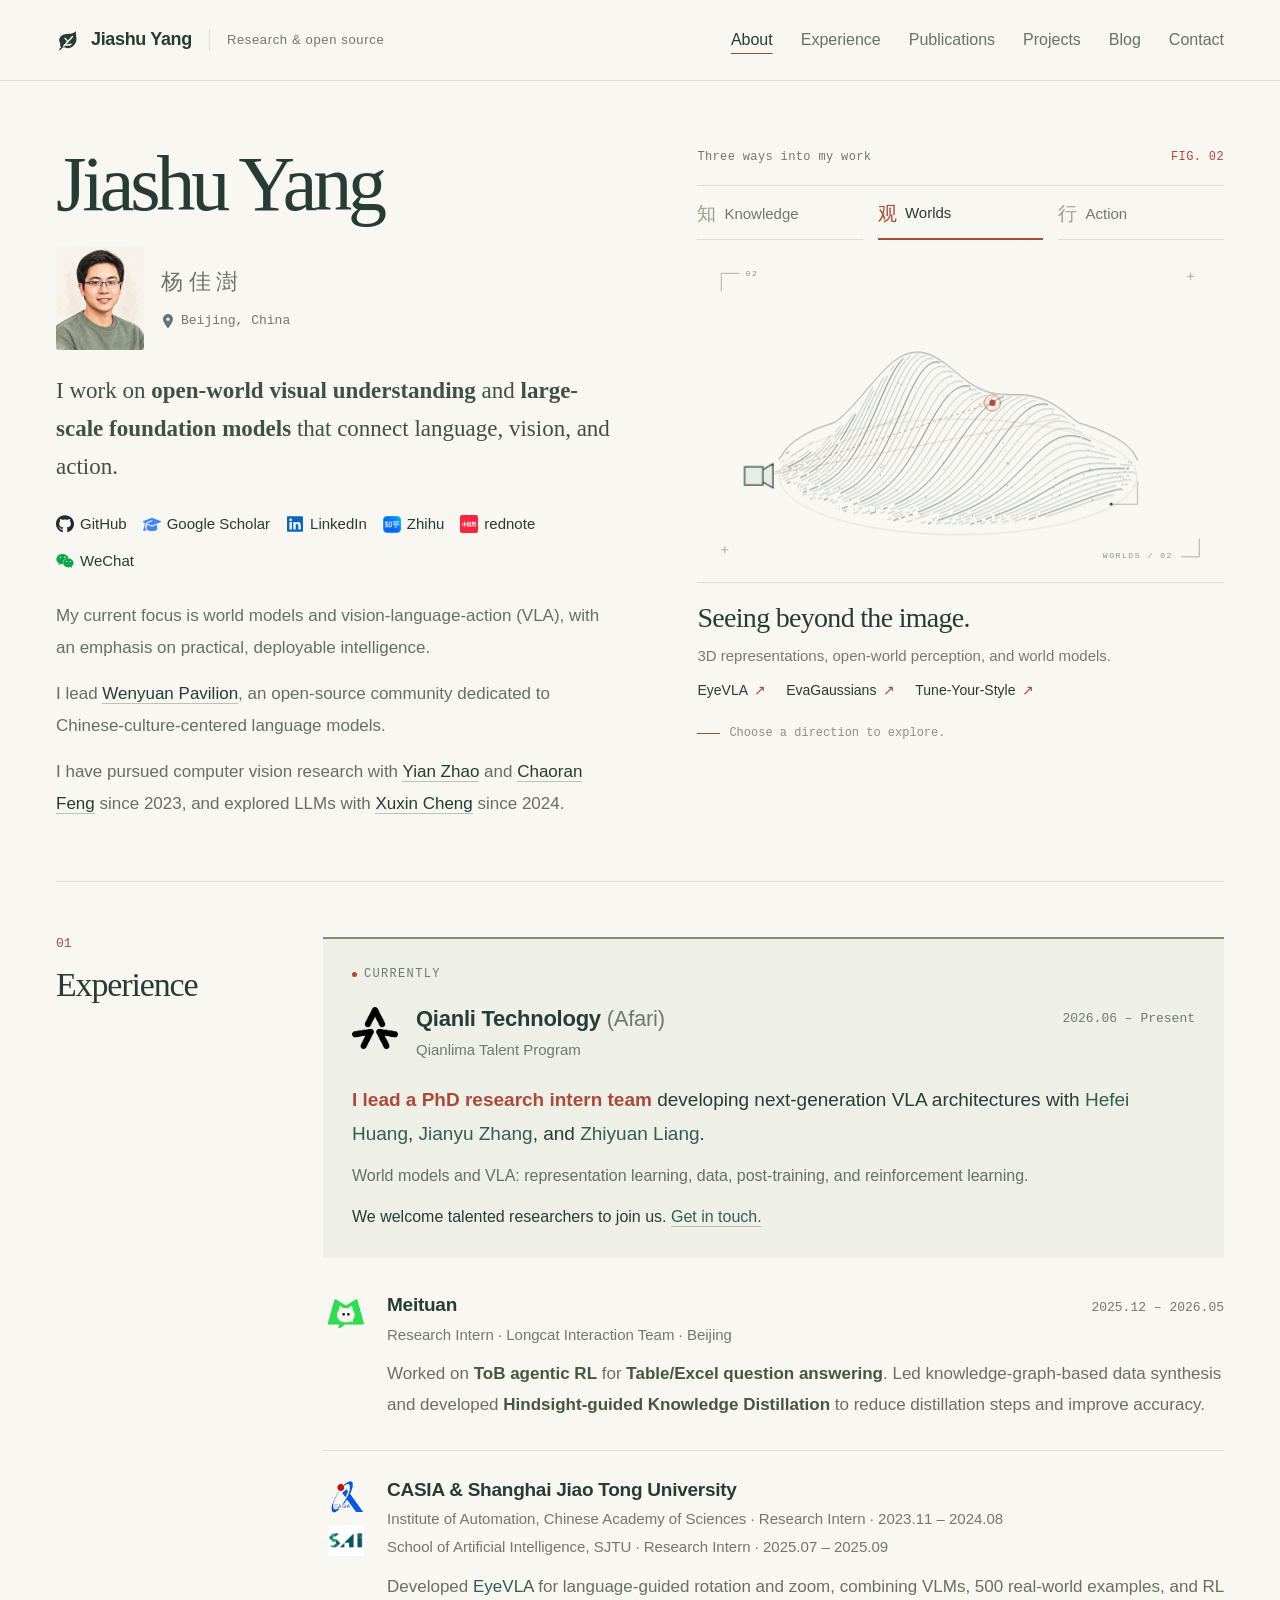
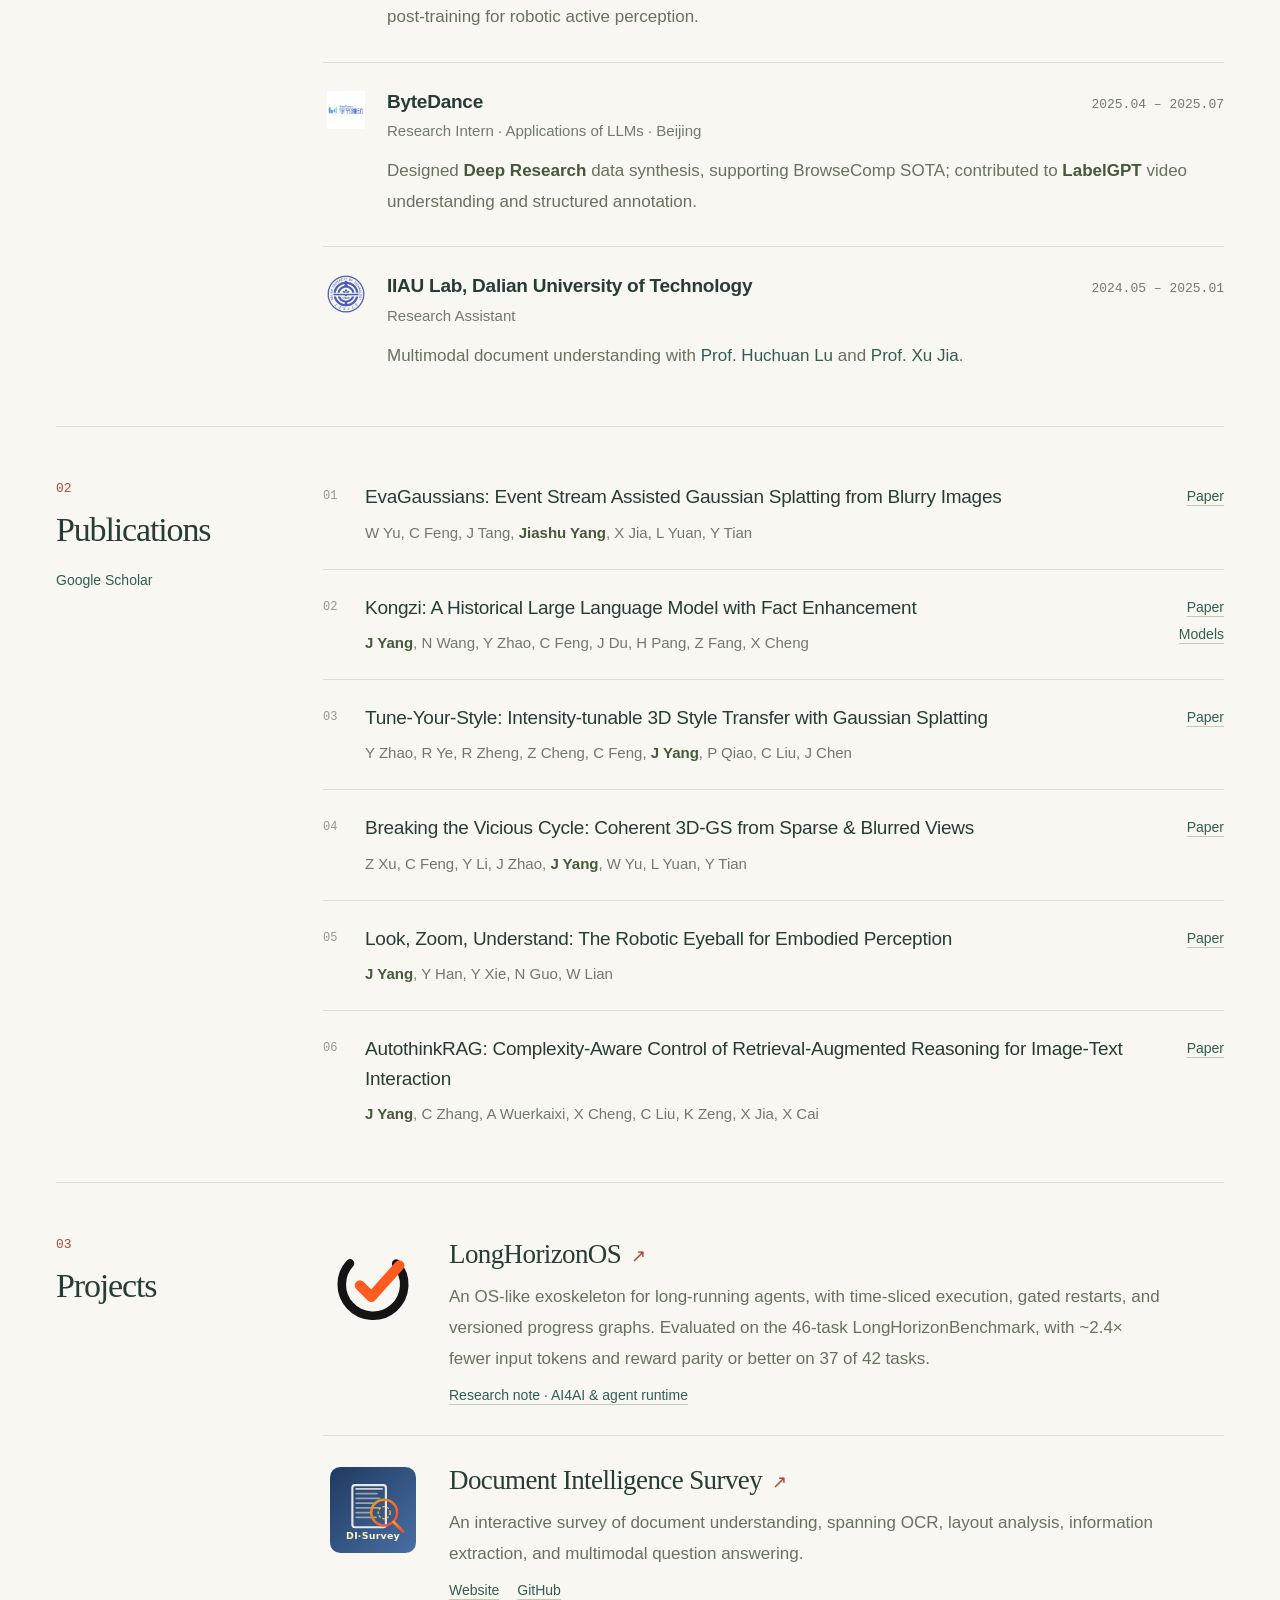
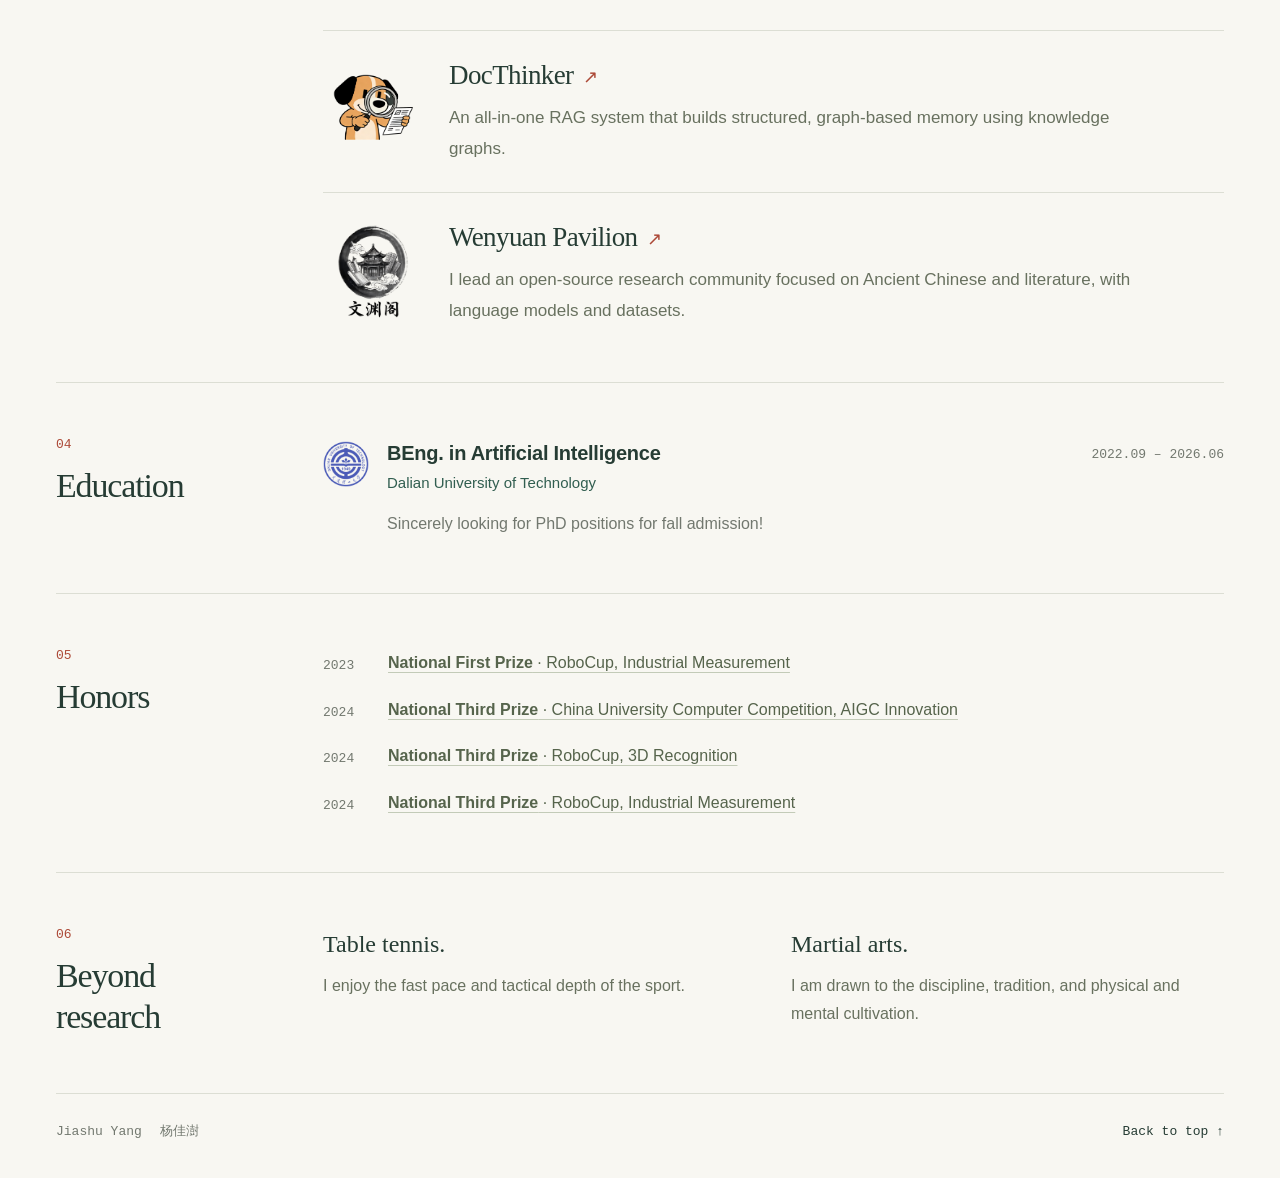
<file: index.html>
<!DOCTYPE html>
<html lang="en">
<head>
    <meta charset="UTF-8">
    <meta name="viewport" content="width=device-width, initial-scale=1.0">
    <meta name="theme-color" content="#f8f7f2">
    <meta name="description" content="Jiashu Yang — research in open-world visual understanding, foundation models, world models, and vision-language-action architectures.">
    <title>Jiashu Yang | Personal Homepage</title>
    <link rel="icon" href="images/favicon.ico?v=poplar1" sizes="16x16 32x32 48x48" type="image/x-icon">
    <link rel="icon" href="images/favicon.svg?v=poplar1" sizes="any" type="image/svg+xml">
    <link rel="stylesheet" href="css/style.css?v=elastic2">
    <script src="js/main.js?v=elastic2" defer></script>
</head>
<body>
    <a class="skip-link" href="#main">Skip to content</a>
    <header class="site-header">
        <div class="header-inner page-width">
            <a class="wordmark" href="#about"><img src="images/favicon.svg?v=poplar1" alt="" width="25" height="25"><span>Jiashu Yang</span><span class="wordmark-note">Research &amp; open source</span></a>
            <button class="menu-toggle" type="button" aria-label="Open navigation" aria-controls="site-nav" aria-expanded="false"><span></span><span></span></button>
            <nav id="site-nav" class="site-nav" aria-label="Main navigation">
                <a href="#about">About</a>
                <a href="#experience">Experience</a>
                <a href="#publications">Publications</a>
                <a href="#projects">Projects</a>
                <a href="blog/">Blog</a>
                <button type="button" data-contact>Contact</button>
            </nav>
        </div>
    </header>

    <main id="main" class="page-width">
        <section class="intro" id="about" aria-labelledby="intro-name">
            <div class="intro-copy">
                <div class="name-line"><h1 id="intro-name">Jiashu Yang</h1>
                    <figure class="profile"><img src="images/jiashu-portrait-softened.png" alt="Illustrated portrait of Jiashu Yang" width="88" height="104"><figcaption><span class="chinese-name" lang="zh">杨佳澍</span><span class="profile-location"><img src="images/icons/location.svg" alt="" width="13" height="13"><span>Beijing, China</span></span></figcaption></figure>
                </div>
                <p class="intro-lead">I work on <strong>open-world visual understanding</strong> and <strong>large-scale foundation models</strong> that connect language, vision, and action.</p>
                <div class="social-links" aria-label="Social profiles">
                    <a href="https://github.com/Yang-Jiashu" target="_blank" rel="noopener noreferrer"><img src="images/icons/github.svg" alt="" width="18" height="18">GitHub</a>
                    <a href="https://scholar.google.com/citations?user=BRXghWcAAAAJ&amp;hl=en" target="_blank" rel="noopener noreferrer"><img src="images/icons/scholar.svg" alt="" width="18" height="18">Google Scholar</a>
                    <a href="https://www.linkedin.com/in/yjs827/" target="_blank" rel="noopener noreferrer"><img src="images/icons/linkedin.svg" alt="" width="18" height="18">LinkedIn</a>
                    <a href="https://www.zhihu.com/people/22-49-46-76/posts" target="_blank" rel="noopener noreferrer"><img src="images/zhi.png" alt="" width="18" height="18">Zhihu</a>
                    <a href="https://www.xiaohongshu.com/user/profile/627e80f600000000210280a2" target="_blank" rel="noopener noreferrer"><img src="images/rednote-logo.png" alt="" width="18" height="18">rednote</a>
                    <button type="button" data-contact><img src="images/icons/wechat.svg" alt="" width="18" height="18">WeChat</button>
                </div>

            </div>
            <aside class="research-panel" aria-label="Explore my research">
                <div class="research-topline"><span>Three ways into my work</span><span class="research-plate-number" aria-hidden="true">FIG. <span id="research-number">02</span></span></div>
                <div class="research-tabs" role="tablist" aria-label="Research directions">
                    <button type="button" role="tab" id="tab-knowledge" aria-selected="false" aria-controls="panel-knowledge" tabindex="-1" data-direction="knowledge"><span lang="zh" aria-hidden="true">知</span> Knowledge</button>
                    <button type="button" role="tab" id="tab-worlds" aria-selected="true" aria-controls="panel-worlds" tabindex="0" data-direction="worlds"><span lang="zh" aria-hidden="true">观</span> Worlds</button>
                    <button type="button" role="tab" id="tab-action" aria-selected="false" aria-controls="panel-action" tabindex="-1" data-direction="action"><span lang="zh" aria-hidden="true">行</span> Action</button>
                </div>
                <div class="research-view" role="tabpanel" id="panel-knowledge" aria-labelledby="tab-knowledge" tabindex="0" hidden>
                    <a class="research-artwork" href="images/research-knowledge.svg?v=elastic2" data-artwork aria-label="Enlarge the Knowledge illustration" aria-haspopup="dialog" aria-controls="research-art-modal"><img class="research-drawing" src="images/research-knowledge.svg?v=elastic2" alt="An original engraved folio opening into a structured constellation of ideas" width="520" height="330"></a>
                    <div class="research-caption"><h2>Knowledge into structure.</h2><p>Document intelligence, retrieval, and language models for Chinese culture.</p><div class="research-links"><a href="https://yang-jiashu.github.io/document-intelligence-survey/" target="_blank" rel="noopener noreferrer">Document Intelligence Survey <span aria-hidden="true">↗</span></a><a href="https://arxiv.org/abs/2504.09488" target="_blank" rel="noopener noreferrer">Kongzi <span aria-hidden="true">↗</span></a></div></div>
                </div>
                <div class="research-view" role="tabpanel" id="panel-worlds" aria-labelledby="tab-worlds" tabindex="0">
                    <a class="research-artwork" href="images/research-worlds.svg?v=elastic2" data-artwork aria-label="Enlarge the Worlds illustration" aria-haspopup="dialog" aria-controls="research-art-modal"><img class="research-drawing" src="images/research-worlds.svg?v=elastic2" alt="An original contour landscape and spatial samples connected to a camera viewpoint" width="520" height="330"></a>
                    <div class="research-caption"><h2>Seeing beyond the image.</h2><p>3D representations, open-world perception, and world models.</p><div class="research-links"><a href="https://arxiv.org/abs/2511.15279" target="_blank" rel="noopener noreferrer">EyeVLA <span aria-hidden="true">↗</span></a><a href="https://arxiv.org/abs/2405.20224" target="_blank" rel="noopener noreferrer">EvaGaussians <span aria-hidden="true">↗</span></a><a href="https://arxiv.org/abs/2602.00618" target="_blank" rel="noopener noreferrer">Tune-Your-Style <span aria-hidden="true">↗</span></a></div></div>
                </div>
                <div class="research-view" role="tabpanel" id="panel-action" aria-labelledby="tab-action" tabindex="0" hidden>
                    <a class="research-artwork" href="images/research-action.svg?v=elastic2" data-artwork aria-label="Enlarge the Action illustration" aria-haspopup="dialog" aria-controls="research-art-modal"><img class="research-drawing" src="images/research-action.svg?v=elastic2" alt="An original etched robotic arm observing an object and following an action trajectory" width="520" height="330"></a>
                    <div class="research-caption"><h2>From perception to action.</h2><p>Vision-language-action models and robotic active perception.</p><div class="research-links"><a href="https://arxiv.org/abs/2511.15279" target="_blank" rel="noopener noreferrer">EyeVLA <span aria-hidden="true">↗</span></a><a href="https://github.com/Yang-Jiashu/LongHorizonOS" target="_blank" rel="noopener noreferrer">LongHorizonOS <span aria-hidden="true">↗</span></a></div></div>
                </div>
                <p class="research-invitation"><span class="research-small-rule" aria-hidden="true"></span> Choose a direction to explore.</p>
            </aside>
            <div class="intro-background">
                <p>My current focus is world models and vision-language-action (VLA), with an emphasis on practical, deployable intelligence.</p>
                <p>I lead <a href="https://wenyuan-ge.github.io/" target="_blank" rel="noopener noreferrer">Wenyuan Pavilion</a>, an open-source community dedicated to Chinese-culture-centered language models.</p>
                <p>I have pursued computer vision research with <a href="https://zhao-yian.github.io/" target="_blank" rel="noopener noreferrer">Yian Zhao</a> and <a href="https://www.falcary.com/" target="_blank" rel="noopener noreferrer">Chaoran Feng</a> since 2023, and explored LLMs with <a href="https://www.linkedin.com/in/chengxx/" target="_blank" rel="noopener noreferrer">Xuxin Cheng</a> since 2024.</p>

            </div>
        </section>

        <section class="content-section" id="experience" aria-labelledby="experience-heading">
            <div class="section-label"><span class="section-index">01</span><h2 id="experience-heading">Experience</h2></div>
            <div class="section-content">
                <article class="current-role"><p class="role-kicker"><span aria-hidden="true"></span> Currently</p>
                    <div class="entry-heading"><img class="institution-logo" src="images/qianli-logo.png" alt="AFARI logo" width="44" height="44"><div class="entry-title"><h3>Qianli Technology <span class="muted">(Afari)</span></h3><p>Qianlima Talent Program</p></div><span class="date">2026.06 – Present</span></div>
                    <p class="leadership-description"><strong class="leadership-highlight">I lead a PhD research intern team</strong> developing next-generation VLA architectures with <a href="https://iamxiaohuang.github.io/resume" target="_blank" rel="noopener noreferrer">Hefei Huang</a>, <a href="https://www.linkedin.com/in/jianyu-zhang-40b865145/" target="_blank" rel="noopener noreferrer">Jianyu Zhang</a>, and <a href="https://jerryliang24.github.io/" target="_blank" rel="noopener noreferrer">Zhiyuan Liang</a>.</p>
                    <p class="role-description">World models and VLA: representation learning, data, post-training, and reinforcement learning.</p>
                    <p class="team-invitation">We welcome talented researchers to join us. <button type="button" class="inline-link" data-contact>Get in touch.</button></p>
                </article>
                <div class="previous-roles">
                    <article class="past-role">
                        <div class="entry-heading"><img class="institution-logo" src="images/mt.png" alt="Meituan logo" width="36" height="36"><div class="entry-title"><h3>Meituan</h3><p>Research Intern · Longcat Interaction Team · Beijing</p></div><span class="date">2025.12 – 2026.05</span></div>
                        <p class="work-details">Worked on <strong>ToB agentic RL</strong> for <strong>Table/Excel question answering</strong>. Led knowledge-graph-based data synthesis and developed <strong>Hindsight-guided Knowledge Distillation</strong> to reduce distillation steps and improve accuracy.</p>
                    </article>
                    <article class="past-role joint-role">
                        <div class="entry-heading"><div class="institution-logos"><img src="assets/images/CASIA.jpg" alt="CASIA logo" width="36" height="36"><img src="images/sjtuai.png" alt="Shanghai Jiao Tong University logo" width="36" height="36"></div><div class="entry-title"><h3>CASIA &amp; Shanghai Jiao Tong University</h3><p>Institute of Automation, Chinese Academy of Sciences · Research Intern · 2023.11 – 2024.08</p><p>School of Artificial Intelligence, SJTU · Research Intern · 2025.07 – 2025.09</p></div></div>
                        <p class="work-details">Developed <a href="https://arxiv.org/abs/2511.15279" target="_blank" rel="noopener noreferrer">EyeVLA</a> for language-guided rotation and zoom, combining VLMs, 500 real-world examples, and RL post-training for robotic active perception.</p>
                    </article>
                    <article class="past-role">
                        <div class="entry-heading"><img class="institution-logo" src="assets/images/byte.png" alt="ByteDance logo" width="36" height="36"><div class="entry-title"><h3>ByteDance</h3><p>Research Intern · Applications of LLMs · Beijing</p></div><span class="date">2025.04 – 2025.07</span></div>
                        <p class="work-details">Designed <strong>Deep Research</strong> data synthesis, supporting BrowseComp SOTA; contributed to <strong>LabelGPT</strong> video understanding and structured annotation.</p>
                    </article>
                    <article class="past-role">
                        <div class="entry-heading"><img class="institution-logo" src="images/dlut_logo.png" alt="Dalian University of Technology logo" width="36" height="36"><div class="entry-title"><h3>IIAU Lab, Dalian University of Technology</h3><p>Research Assistant</p></div><span class="date">2024.05 – 2025.01</span></div>
                        <p class="work-details">Multimodal document understanding with <a href="https://scholar.google.com/citations?user=D3nE0agAAAAJ&amp;hl=zh-CN&amp;oi=ao" target="_blank" rel="noopener noreferrer">Prof. Huchuan Lu</a> and <a href="https://stephenjia.github.io/" target="_blank" rel="noopener noreferrer">Prof. Xu Jia</a>.</p>
                    </article>
                </div>
            </div>
        </section>

        <section class="content-section" id="publications" aria-labelledby="publications-heading">
            <div class="section-label"><span class="section-index">02</span><h2 id="publications-heading">Publications</h2><a class="section-note" href="https://scholar.google.com/citations?user=BRXghWcAAAAJ&amp;hl=en" target="_blank" rel="noopener noreferrer">Google Scholar</a></div>
            <div class="section-content"><ol class="papers-list">
<li class="paper-row"><div class="paper-content"><h3>EvaGaussians: Event Stream Assisted Gaussian Splatting from Blurry Images</h3><p class="paper-authors">W Yu, C Feng, J Tang, <strong>Jiashu Yang</strong>, X Jia, L Yuan, Y Tian</p></div><div class="paper-links"><a href="https://arxiv.org/abs/2405.20224" target="_blank" rel="noopener noreferrer">Paper</a></div></li>
<li class="paper-row"><div class="paper-content"><h3>Kongzi: A Historical Large Language Model with Fact Enhancement</h3><p class="paper-authors"><strong>J Yang</strong>, N Wang, Y Zhao, C Feng, J Du, H Pang, Z Fang, X Cheng</p></div><div class="paper-links"><a href="https://arxiv.org/abs/2504.09488" target="_blank" rel="noopener noreferrer">Paper</a><a href="https://huggingface.co/Kongzi-LLM" target="_blank" rel="noopener noreferrer">Models</a></div></li>
<li class="paper-row"><div class="paper-content"><h3>Tune-Your-Style: Intensity-tunable 3D Style Transfer with Gaussian Splatting</h3><p class="paper-authors">Y Zhao, R Ye, R Zheng, Z Cheng, C Feng, <strong>J Yang</strong>, P Qiao, C Liu, J Chen</p></div><div class="paper-links"><a href="https://arxiv.org/abs/2602.00618" target="_blank" rel="noopener noreferrer">Paper</a></div></li>
<li class="paper-row"><div class="paper-content"><h3>Breaking the Vicious Cycle: Coherent 3D-GS from Sparse &amp; Blurred Views</h3><p class="paper-authors">Z Xu, C Feng, Y Li, J Zhao, <strong>J Yang</strong>, W Yu, L Yuan, Y Tian</p></div><div class="paper-links"><a href="https://arxiv.org/pdf/2512.10369" target="_blank" rel="noopener noreferrer">Paper</a></div></li>
<li class="paper-row"><div class="paper-content"><h3>Look, Zoom, Understand: The Robotic Eyeball for Embodied Perception</h3><p class="paper-authors"><strong>J Yang</strong>, Y Han, Y Xie, N Guo, W Lian</p></div><div class="paper-links"><a href="https://arxiv.org/abs/2511.15279" target="_blank" rel="noopener noreferrer">Paper</a></div></li>
<li class="paper-row"><div class="paper-content"><h3>AutothinkRAG: Complexity-Aware Control of Retrieval-Augmented Reasoning for Image-Text Interaction</h3><p class="paper-authors"><strong>J Yang</strong>, C Zhang, A Wuerkaixi, X Cheng, C Liu, K Zeng, X Jia, X Cai</p></div><div class="paper-links"><a href="https://arxiv.org/pdf/2603.05551" target="_blank" rel="noopener noreferrer">Paper</a></div></li>

            </ol></div>
        </section>

        <section class="content-section" id="projects" aria-labelledby="projects-heading">
            <div class="section-label"><span class="section-index">03</span><h2 id="projects-heading">Projects</h2></div>
            <div class="section-content projects-list">
                <article class="project"><img src="images/lhos-mark.svg" alt="LongHorizonOS logo" width="80" height="80"><div><h3><a href="https://github.com/Yang-Jiashu/LongHorizonOS" target="_blank" rel="noopener noreferrer">LongHorizonOS</a></h3><p>An OS-like exoskeleton for long-running agents, with time-sliced execution, gated restarts, and versioned progress graphs. Evaluated on the 46-task LongHorizonBenchmark, with ~2.4× fewer input tokens and reward parity or better on 37 of 42 tasks.</p><div class="paper-links"><a href="blog/longhorizonos/">Research note · AI4AI &amp; agent runtime</a></div></div></article>
                <article class="project"><img src="images/doc-intel-logo.svg" alt="Document Intelligence Survey logo" width="80" height="80"><div><h3><a href="https://yang-jiashu.github.io/document-intelligence-survey/" target="_blank" rel="noopener noreferrer">Document Intelligence Survey</a></h3><p>An interactive survey of document understanding, spanning OCR, layout analysis, information extraction, and multimodal question answering.</p><div class="paper-links"><a href="https://yang-jiashu.github.io/document-intelligence-survey/" target="_blank" rel="noopener noreferrer">Website</a><a href="https://github.com/Yang-Jiashu/document-intelligence-survey" target="_blank" rel="noopener noreferrer">GitHub</a></div></div></article>
                <article class="project"><img src="images/docthinker.png" alt="DocThinker logo" width="80" height="80"><div><h3><a href="https://github.com/Yang-Jiashu/Doc-thinker" target="_blank" rel="noopener noreferrer">DocThinker</a></h3><p>An all-in-one RAG system that builds structured, graph-based memory using knowledge graphs.</p></div></article>
                <article class="project"><img class="project-logo-wenyuan" src="images/wyg.png" alt="Wenyuan Pavilion logo" width="80" height="80"><div><h3><a href="https://wenyuan-ge.github.io/" target="_blank" rel="noopener noreferrer">Wenyuan Pavilion</a></h3><p>I lead an open-source research community focused on Ancient Chinese and literature, with language models and datasets.</p></div></article>
            </div>
        </section>

        <section class="content-section" id="education" aria-labelledby="education-heading">
            <div class="section-label"><span class="section-index">04</span><h2 id="education-heading">Education</h2></div>
            <div class="section-content"><div class="entry-heading"><img class="institution-logo" src="images/dlut_logo.png" alt="Dalian University of Technology logo" width="40" height="40"><div class="entry-title"><h3>BEng. in Artificial Intelligence</h3><p><a href="https://www.dlut.edu.cn/" target="_blank" rel="noopener noreferrer">Dalian University of Technology</a></p></div><span class="date">2022.09 – 2026.06</span></div><p class="education-note">Sincerely looking for PhD positions for fall admission!</p></div>
        </section>

        <section class="content-section" id="honors" aria-labelledby="honors-heading">
            <div class="section-label"><span class="section-index">05</span><h2 id="honors-heading">Honors</h2></div>
            <ul class="section-content honors-list">
                <li><span class="date">2023</span><a href="images/award_1.png" data-award aria-haspopup="dialog" aria-controls="award-modal" title="View award certificate"><strong>National First Prize</strong> · RoboCup, Industrial Measurement</a></li>
                <li><span class="date">2024</span><a href="images/award_4.png" data-award aria-haspopup="dialog" aria-controls="award-modal" title="View award certificate"><strong>National Third Prize</strong> · China University Computer Competition, AIGC Innovation</a></li>
                <li><span class="date">2024</span><a href="images/award_2.png" data-award aria-haspopup="dialog" aria-controls="award-modal" title="View award certificate"><strong>National Third Prize</strong> · RoboCup, 3D Recognition</a></li>
                <li><span class="date">2024</span><a href="images/award_3.jpg" data-award aria-haspopup="dialog" aria-controls="award-modal" title="View award certificate"><strong>National Third Prize</strong> · RoboCup, Industrial Measurement</a></li>
            </ul>
        </section>

        <section class="content-section" id="about-life" aria-labelledby="life-heading">
            <div class="section-label"><span class="section-index">06</span><h2 id="life-heading">Beyond research</h2></div>
            <div class="section-content life-notes"><p><strong>Table tennis.</strong> I enjoy the fast pace and tactical depth of the sport.</p><p><strong>Martial arts.</strong> I am drawn to the discipline, tradition, and physical and mental cultivation.</p></div>
        </section>
    </main>

    <footer class="site-footer page-width"><span>Jiashu Yang <span lang="zh">杨佳澍</span></span><a href="#about">Back to top ↑</a></footer>
    <dialog id="wechat-modal" class="contact-modal" aria-labelledby="contact-title"><div class="contact-modal-card"><button class="contact-modal-close" type="button" aria-label="Close contact dialog">×</button><h2 id="contact-title">WeChat</h2><p>Scan to connect with Jiashu Yang.</p><img src="images/weixin.jpg" alt="WeChat QR code to connect with Jiashu Yang" class="contact-modal-image" width="320" height="400"><p class="contact-modal-tip" lang="zh">请注明来意和姓名</p></div></dialog>
    <dialog id="award-modal" class="award-modal" aria-labelledby="award-title">
        <div class="award-toolbar"><h2 id="award-title">Award certificate</h2><a id="award-original" href="images/award_1.png" target="_blank" rel="noopener noreferrer">Open original ↗</a><button class="award-modal-close" type="button" aria-label="Close award certificate">×</button></div>
        <img id="award-image" class="award-modal-image" alt="Award certificate">
    </dialog>
    <dialog id="research-art-modal" class="research-art-modal" aria-labelledby="research-art-title">
        <div class="research-art-toolbar"><h2 id="research-art-title">Research illustration</h2><a id="research-art-original" href="images/research-worlds.svg" target="_blank" rel="noopener noreferrer">Open original ↗</a><button type="button" class="research-art-close" aria-label="Close illustration">×</button></div>
        <img id="research-art-image" class="research-art-image" alt="">
    </dialog>
</body>
</html>
</file>
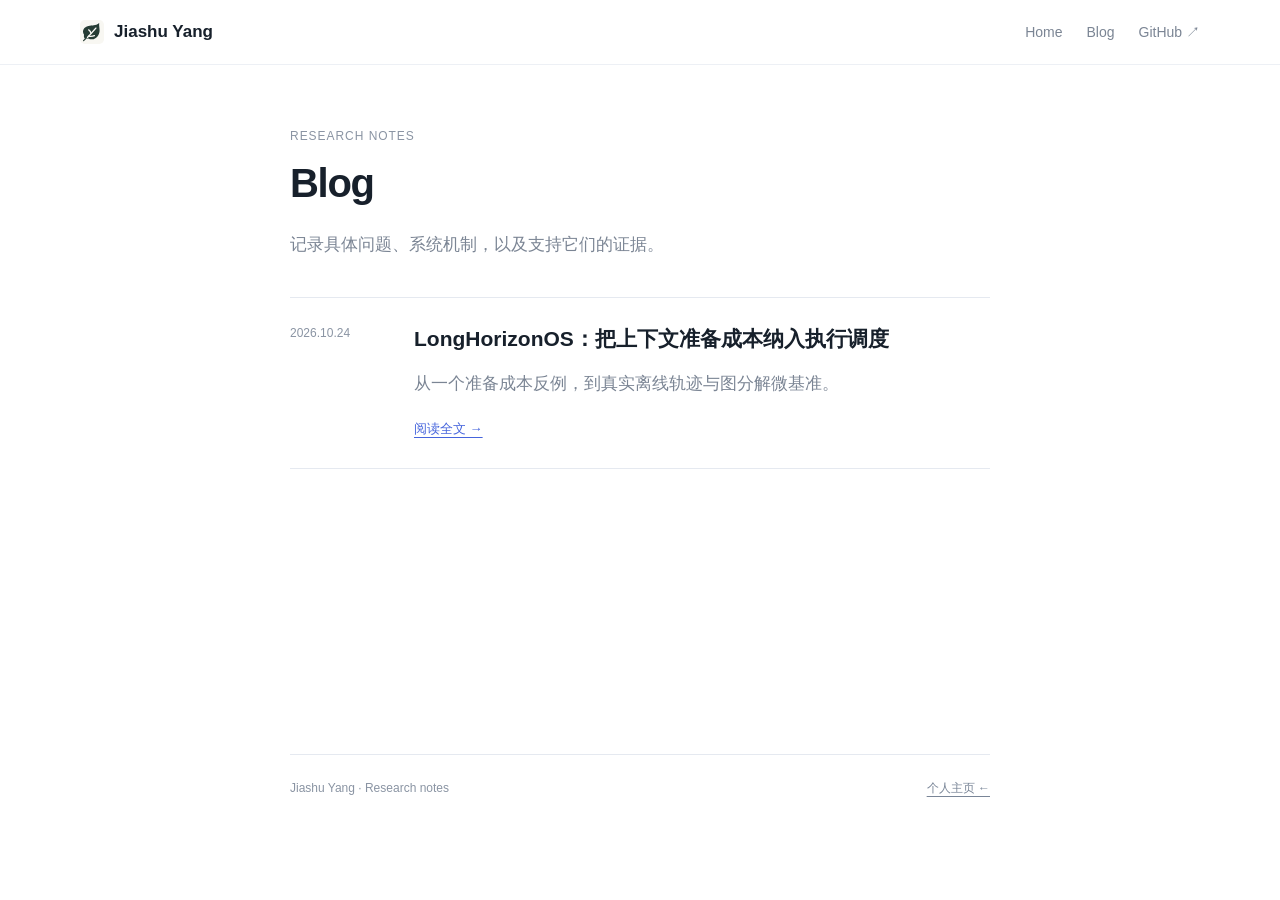
<file: blog/index.html>
<!doctype html>
<html lang="zh-CN"><head>
<meta charset="utf-8"><meta name="viewport" content="width=device-width,initial-scale=1">
<meta name="theme-color" content="#ffffff"><meta name="description" content="Jiashu Yang 的研究笔记。">
<meta property="og:type" content="article"><meta property="og:title" content="Blog">
<meta property="og:description" content="Jiashu Yang 的研究笔记。"><meta property="og:url" content="https://yang-jiashu.github.io/blog/">
<meta property="og:locale" content="zh_CN"><meta name="author" content="Jiashu Yang">
<meta property="article:published_time" content="2026-10-22T00:00:00+08:00"><meta property="article:modified_time" content="2026-10-24T00:00:00+08:00">
<meta name="twitter:card" content="summary"><link rel="canonical" href="https://yang-jiashu.github.io/blog/">
<link rel="icon" href="/images/favicon.svg" type="image/svg+xml"><link rel="stylesheet" href="blog.css?v=design8-20261024">
<title>Blog · Jiashu Yang</title></head><body class="evidence-page">
<a class="skip-link" href="#main">跳转到正文</a>
<header class="site-header"><div class="header-inner">
<a class="wordmark" href="/"><img src="/images/favicon.svg" alt="" width="24" height="24"><span>Jiashu Yang</span></a>
<nav class="header-nav" aria-label="主导航"><a href="/">Home</a><a href="/blog/" aria-current="page">Blog</a><a class="repo-link" href="https://github.com/Yang-Jiashu">GitHub ↗</a></nav>
</div></header><main id="main" class="blog-index"><p class="eyebrow">RESEARCH NOTES</p><h1>Blog</h1>
<p class="index-description">记录具体问题、系统机制，以及支持它们的证据。</p>
<article class="post-row"><time datetime="2026-10-24">2026.10.24</time><div><h2><a href="longhorizonos/">LongHorizonOS：把上下文准备成本纳入执行调度</a></h2>
<p>从一个准备成本反例，到真实离线轨迹与图分解微基准。</p><a class="read-link" href="longhorizonos/">阅读全文 →</a></div></article></main>
<footer class="site-footer"><span>Jiashu Yang · Research notes</span><a href="/">个人主页 ←</a></footer></body></html>
</file>
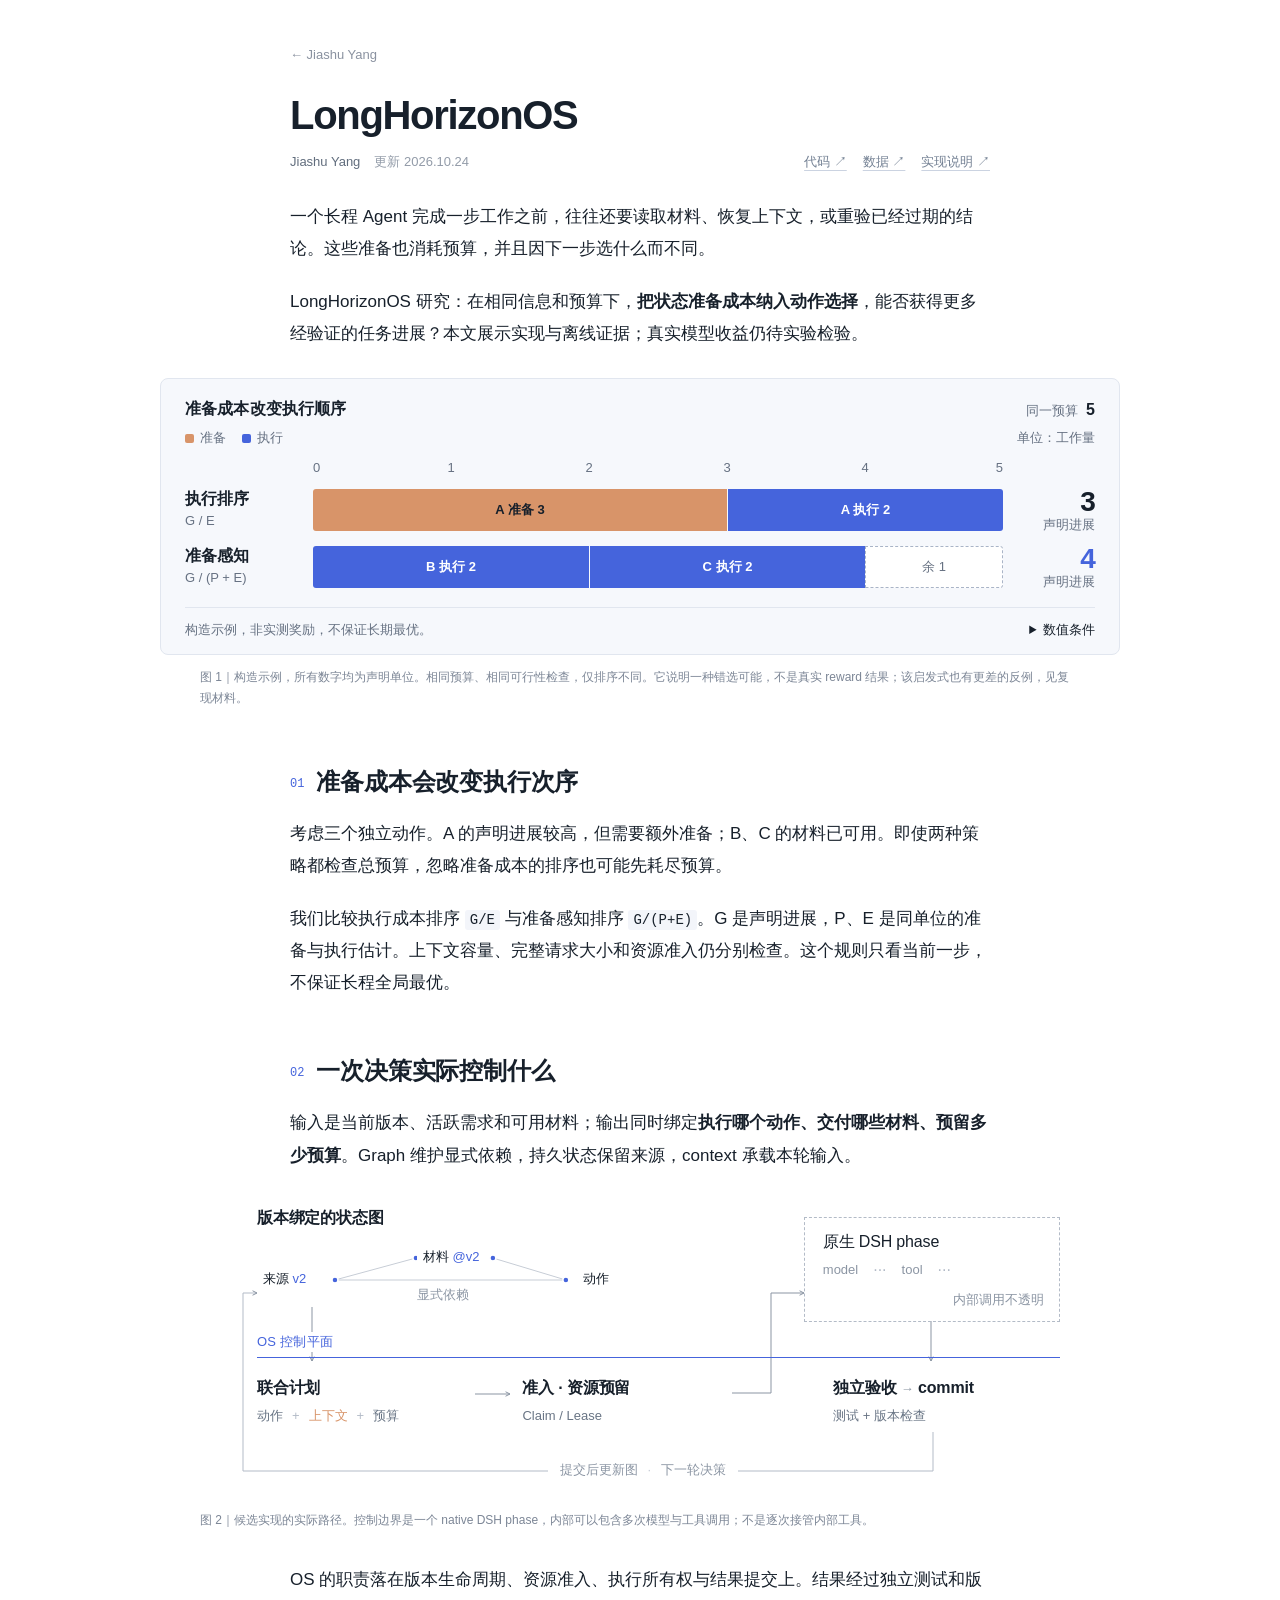
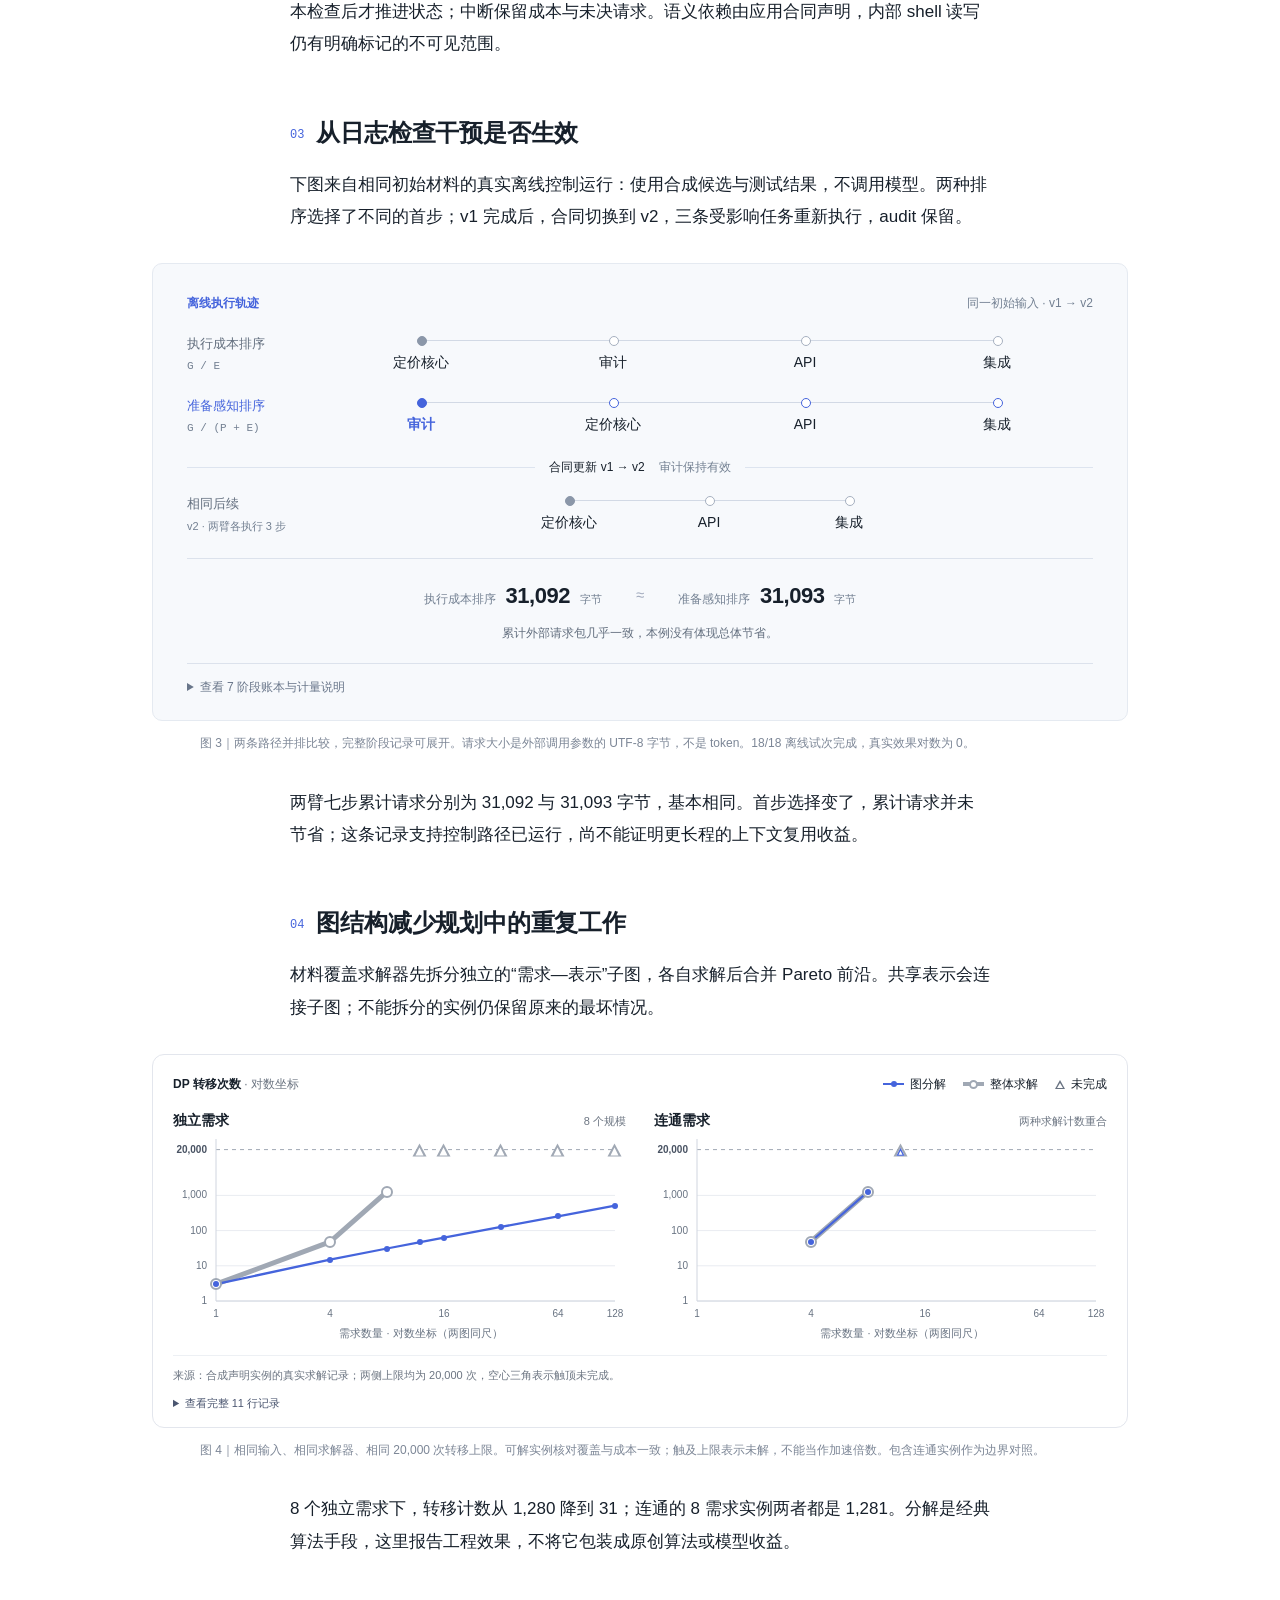
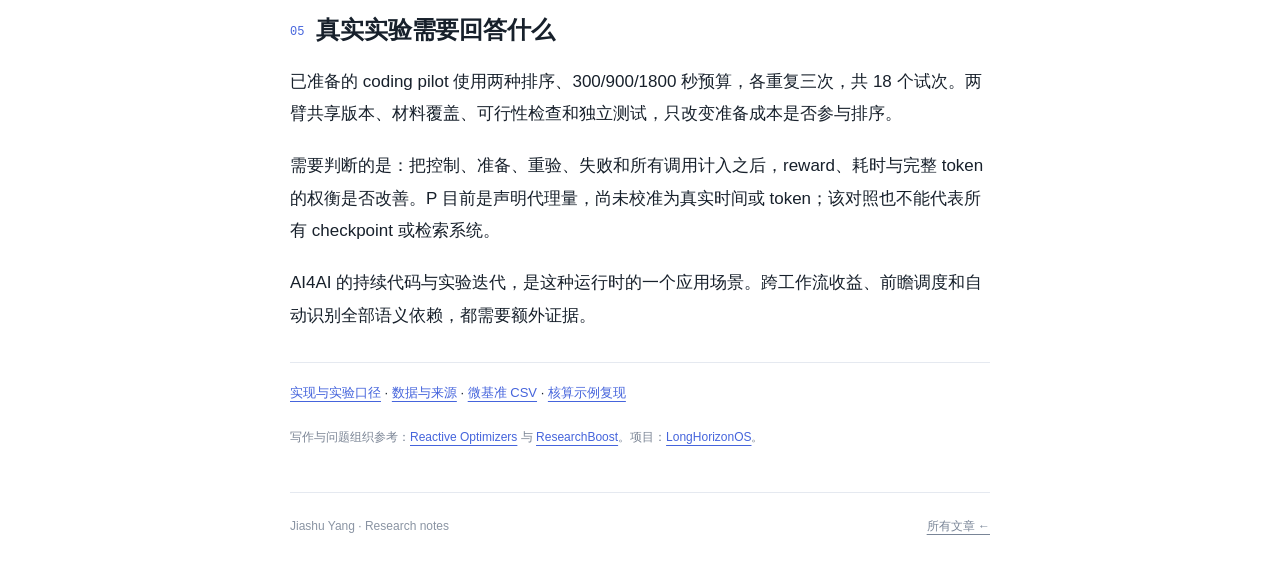
<file: blog/longhorizonos/index.html>
<!doctype html>
<html lang="zh-CN"><head>
<meta charset="utf-8"><meta name="viewport" content="width=device-width,initial-scale=1">
<meta name="theme-color" content="#ffffff"><meta name="description" content="一个可核算的调度问题、真实离线控制轨迹，以及图分解的零 API 微基准。">
<meta property="og:type" content="article"><meta property="og:title" content="LongHorizonOS：把上下文准备成本纳入执行调度">
<meta property="og:description" content="一个可核算的调度问题、真实离线控制轨迹，以及图分解的零 API 微基准。"><meta property="og:url" content="https://yang-jiashu.github.io/blog/longhorizonos/">
<meta property="og:locale" content="zh_CN"><meta name="author" content="Jiashu Yang">
<meta property="article:published_time" content="2026-10-22T00:00:00+08:00"><meta property="article:modified_time" content="2026-10-24T00:00:00+08:00">
<meta name="twitter:card" content="summary"><link rel="canonical" href="https://yang-jiashu.github.io/blog/longhorizonos/">
<link rel="icon" href="/images/favicon.svg" type="image/svg+xml"><link rel="stylesheet" href="../blog.css?v=design8-20261024">
<title>LongHorizonOS：把上下文准备成本纳入执行调度 · Jiashu Yang</title></head><body class="evidence-page">
<a class="skip-link" href="#main">跳转到正文</a>
<main id="main" class="article-wrap">
<header class="article-hero"><a class="back-link" href="/">← Jiashu Yang</a>
<h1>LongHorizonOS</h1>
<div class="hero-meta"><div class="byline"><a href="/">Jiashu Yang</a><time datetime="2026-10-24">更新 2026.10.24</time></div>
<div class="article-links"><a href="https://github.com/Yang-Jiashu/LongHorizonOS">代码 ↗</a><a href="assets/evidence.json">数据 ↗</a><a href="implementation-notes.md">实现说明 ↗</a></div></div></header>
<article class="article-body"><p>一个长程 Agent 完成一步工作之前，往往还要读取材料、恢复上下文，或重验已经过期的结论。这些准备也消耗预算，并且因下一步选什么而不同。</p><p>LongHorizonOS 研究：在相同信息和预算下，<strong>把状态准备成本纳入动作选择</strong>，能否获得更多经验证的任务进展？本文展示实现与离线证据；真实模型收益仍待实验检验。</p><figure class="article-figure" aria-labelledby="caption-1"><div class="figure-example" role="group" aria-label="准备成本改变执行顺序。预算为五个工作单位。仅按执行成本排序先做 A，准备三、执行二，声明进展为三；准备感知排序先做 B 和 C，各执行二，剩余一，声明进展为四。这是构造示例，非实测奖励，不保证长期最优。">
    <div class="ex-header">
      <strong class="ex-title">准备成本改变执行顺序</strong>
      <span class="ex-budget">同一预算 <b>5</b></span>
    </div>
    <div class="ex-legend" aria-hidden="true">
      <span><i class="ex-key ex-key-prep"></i>准备</span>
      <span><i class="ex-key ex-key-exec"></i>执行</span>
      <span class="ex-unit">单位：工作量</span>
    </div>

    <div class="ex-chart">
      <div class="ex-axis" aria-hidden="true"><span>0</span><span>1</span><span>2</span><span>3</span><span>4</span><span>5</span></div>

      <div class="ex-label ex-label-baseline"><strong>执行排序</strong><span>G / E</span></div>
      <div class="ex-track ex-track-baseline" aria-label="执行排序：A 准备三，执行二，用尽预算。">
        <span class="ex-segment ex-prep ex-three">A 准备 3</span>
        <span class="ex-segment ex-exec ex-two">A 执行 2</span>
      </div>
      <div class="ex-score ex-score-baseline"><span>声明进展</span><strong>3</strong></div>

      <div class="ex-label ex-label-joint"><strong>准备感知</strong><span>G / (P + E)</span></div>
      <div class="ex-track ex-track-joint" aria-label="准备感知排序：B 执行二，C 执行二，剩余预算一。">
        <span class="ex-segment ex-exec ex-two">B 执行 2</span>
        <span class="ex-segment ex-exec ex-two">C 执行 2</span>
        <span class="ex-segment ex-idle ex-one">余 1</span>
      </div>
      <div class="ex-score ex-score-joint"><span>声明进展</span><strong>4</strong></div>
    </div>

    <div class="ex-footer">
      <p class="ex-caveat">构造示例，非实测奖励，不保证长期最优。</p>
      <details class="ex-details">
        <summary>数值条件</summary>
        <div class="ex-conditions">
          <p>三个独立动作；G 为声明进展，P 为准备成本，E 为执行成本。两种排序都以 P + E 检查预算。</p>
          <dl><div><dt>A</dt><dd>G = 3 · P = 3 · E = 2</dd></div><div><dt>B、C</dt><dd>各 G = 2 · P = 0 · E = 2</dd></div></dl>
          <p>执行排序：A 的 G / E = 1.5，高于 B、C 的 1。准备感知：B、C 的 G / (P + E) = 1，高于 A 的 0.6。</p>
        </div>
      </details>
    </div>
  </div><figcaption id="caption-1">图 1｜构造示例，所有数字均为声明单位。相同预算、相同可行性检查，仅排序不同。它说明一种错选可能，不是真实 reward 结果；该启发式也有更差的反例，见复现材料。</figcaption></figure><h2 id="preparation"><span class="section-number" aria-hidden="true">01</span>准备成本会改变执行次序</h2><p>考虑三个独立动作。A 的声明进展较高，但需要额外准备；B、C 的材料已可用。即使两种策略都检查总预算，忽略准备成本的排序也可能先耗尽预算。</p><p>我们比较执行成本排序 <code>G/E</code> 与准备感知排序 <code>G/(P+E)</code>。G 是声明进展，P、E 是同单位的准备与执行估计。上下文容量、完整请求大小和资源准入仍分别检查。这个规则只看当前一步，不保证长程全局最优。</p><h2 id="boundary"><span class="section-number" aria-hidden="true">02</span>一次决策实际控制什么</h2><p>输入是当前版本、活跃需求和可用材料；输出同时绑定<strong>执行哪个动作、交付哪些材料、预留多少预算</strong>。Graph 维护显式依赖，持久状态保留来源，context 承载本轮输入。</p><figure class="article-figure" aria-labelledby="caption-2"><div class="figure-architecture" role="img" aria-label="LongHorizonOS 控制平面。版本绑定的来源、材料与显式依赖进入状态图；联合计划选择动作、上下文与预算，OS 检查准入、预留资源并取得 Claim 和 Lease，再派发原生 DSH phase。DSH 内部模型与工具调用不透明。独立测试和版本检查通过后 commit，回写状态图并进入下一轮。">
    <div class="vx-map">
      <svg class="vx-wires vx-desktop-wires" viewBox="0 0 840 296" preserveAspectRatio="none" aria-hidden="true">
        <defs><marker id="vx-arrow-d" viewBox="0 0 6 6" refX="5" refY="3" markerWidth="6" markerHeight="6" orient="auto"><path d="M1 1 5 3 1 5"/></marker></defs>
        <path class="vx-wire" d="M92 105 V159" marker-end="url(#vx-arrow-d)"/>
        <path class="vx-wire" d="M254 192 H290" marker-end="url(#vx-arrow-d)"/>
        <path class="vx-wire" d="M498 191 H551 V91 H584" marker-end="url(#vx-arrow-d)"/>
        <path class="vx-wire" d="M711 119 V159" marker-end="url(#vx-arrow-d)"/>
        <path class="vx-return-wire" d="M713 230 V269 H23 V91 H37" marker-end="url(#vx-arrow-d)"/>
      </svg>
      <svg class="vx-wires vx-mobile-wires" viewBox="0 0 360 408" preserveAspectRatio="none" aria-hidden="true">
        <defs><marker id="vx-arrow-m" viewBox="0 0 6 6" refX="5" refY="3" markerWidth="6" markerHeight="6" orient="auto"><path d="M1 1 5 3 1 5"/></marker></defs>
        <path class="vx-wire" d="M83 104 V161" marker-end="url(#vx-arrow-m)"/>
        <path class="vx-wire" d="M153 188 H192" marker-end="url(#vx-arrow-m)"/>
        <path class="vx-wire" d="M273 221 V248" marker-end="url(#vx-arrow-m)"/>
        <path class="vx-wire" d="M201 293 H168" marker-end="url(#vx-arrow-m)"/>
        <path class="vx-return-wire" d="M88 325 V365 H10 V89 H28" marker-end="url(#vx-arrow-m)"/>
      </svg>

      <div class="vx-state">
        <div class="vx-heading">版本绑定的状态图</div>
        <div class="vx-graph">
          <svg viewBox="0 0 400 76" preserveAspectRatio="none" aria-hidden="true"><path d="M78 43 159 21 M236 21 309 43 M78 43 H309"/><circle cx="78" cy="43" r="3"/><circle cx="159" cy="21" r="3"/><circle cx="236" cy="21" r="3"/><circle cx="309" cy="43" r="3"/></svg>
          <span class="vx-node vx-source">来源 <b>v2</b></span>
          <span class="vx-node vx-material">材料 <b>@v2</b></span>
          <span class="vx-node vx-action">动作</span>
          <span class="vx-edge-label">显式依赖</span>
        </div>
      </div>

      <div class="vx-native">
        <div class="vx-heading">原生 DSH phase</div>
        <div class="vx-native-inside"><span>model</span><i aria-hidden="true">···</i><span>tool</span><i aria-hidden="true">···</i></div>
        <span class="vx-small vx-opaque">内部调用不透明</span>
      </div>

      <div class="vx-plane-label">OS 控制平面</div>
      <div class="vx-control-rule" aria-hidden="true"></div>
      <div class="vx-plan">
        <div class="vx-heading">联合计划</div>
        <div class="vx-small vx-plan-components"><span>动作</span><b>+</b><span class="vx-context">上下文</span><b>+</b><span>预算</span></div>
      </div>
      <div class="vx-admission">
        <div class="vx-heading">准入 · 资源预留</div>
        <div class="vx-small">Claim / Lease</div>
      </div>
      <div class="vx-commit">
        <div class="vx-heading">独立验收 <span class="vx-commit-arrow">→</span> commit</div>
        <div class="vx-small">测试 + 版本检查</div>
      </div>
      <div class="vx-return-label"><span>提交后更新图</span><i aria-hidden="true">·</i><span>下一轮决策</span></div>
    </div>
  </div><figcaption id="caption-2">图 2｜候选实现的实际路径。控制边界是一个 native DSH phase，内部可以包含多次模型与工具调用；不是逐次接管内部工具。</figcaption></figure><p>OS 的职责落在版本生命周期、资源准入、执行所有权与结果提交上。结果经过独立测试和版本检查后才推进状态；中断保留成本与未决请求。语义依赖由应用合同声明，内部 shell 读写仍有明确标记的不可见范围。</p><h2 id="trace"><span class="section-number" aria-hidden="true">03</span>从日志检查干预是否生效</h2><p>下图来自相同初始材料的真实离线控制运行：使用合成候选与测试结果，不调用模型。两种排序选择了不同的首步；v1 完成后，合同切换到 v2，三条受影响任务重新执行，audit 保留。</p><figure class="article-figure" aria-labelledby="caption-3"><div class="figure-trace" aria-label="从同一初始输入出发，两种排序在v1交换前两步，在v2执行相同后续；累计外部请求包大小几乎一致。">
  <div class="tr-eyebrow"><span>离线执行轨迹</span><span>同一初始输入 · v1 → v2</span></div>
  <div class="tr-mount"><p class="tr-loading">正在读取记录…</p></div>
  <noscript><p class="tr-loading">轨迹需要 JavaScript；数据与完整账本可在文末下载。</p></noscript>
</div><figcaption id="caption-3">图 3｜两条路径并排比较，完整阶段记录可展开。请求大小是外部调用参数的 UTF-8 字节，不是 token。18/18 离线试次完成，真实效果对数为 0。</figcaption></figure><p>两臂七步累计请求分别为 31,092 与 31,093 字节，基本相同。首步选择变了，累计请求并未节省；这条记录支持控制路径已运行，尚不能证明更长程的上下文复用收益。</p><h2 id="solver"><span class="section-number" aria-hidden="true">04</span>图结构减少规划中的重复工作</h2><p>材料覆盖求解器先拆分独立的“需求—表示”子图，各自求解后合并 Pareto 前沿。共享表示会连接子图；不能拆分的实例仍保留原来的最坏情况。</p><figure class="article-figure" aria-labelledby="caption-4"><div class="figure-scaling cx-scaling" data-cx-scaling aria-label="图分解与整体求解的 DP 转移次数微基准">
  <div class="cx-scaling-header">
    <span class="cx-scaling-unit">DP 转移次数 <span>· 对数坐标</span></span>
    <div class="cx-scaling-legend" aria-label="图例">
      <span><i class="cx-legend-line cx-legend-factor" aria-hidden="true"></i>图分解</span>
      <span><i class="cx-legend-line cx-legend-whole" aria-hidden="true"></i>整体求解</span>
      <span><i class="cx-legend-cap" aria-hidden="true"></i>未完成</span>
    </div>
  </div>
  <div class="cx-scaling-content" data-cx-scaling-content aria-live="polite">
    <p class="cx-scaling-unavailable">数据载入中…</p>
  </div>
  <p class="cx-scaling-source">来源：合成声明实例的真实求解记录；两侧上限均为 20,000 次，空心三角表示触顶未完成。</p>
  <noscript><p class="cx-scaling-unavailable">数据不可用：需要 JavaScript 读取微基准记录。</p></noscript>
</div><figcaption id="caption-4">图 4｜相同输入、相同求解器、相同 20,000 次转移上限。可解实例核对覆盖与成本一致；触及上限表示未解，不能当作加速倍数。包含连通实例作为边界对照。</figcaption></figure><p>8 个独立需求下，转移计数从 1,280 降到 31；连通的 8 需求实例两者都是 1,281。分解是经典算法手段，这里报告工程效果，不将它包装成原创算法或模型收益。</p><h2 id="experiments"><span class="section-number" aria-hidden="true">05</span>真实实验需要回答什么</h2><p>已准备的 coding pilot 使用两种排序、300/900/1800 秒预算，各重复三次，共 18 个试次。两臂共享版本、材料覆盖、可行性检查和独立测试，只改变准备成本是否参与排序。</p><p>需要判断的是：把控制、准备、重验、失败和所有调用计入之后，reward、耗时与完整 token 的权衡是否改善。P 目前是声明代理量，尚未校准为真实时间或 token；该对照也不能代表所有 checkpoint 或检索系统。</p><p>AI4AI 的持续代码与实验迭代，是这种运行时的一个应用场景。跨工作流收益、前瞻调度和自动识别全部语义依赖，都需要额外证据。</p><p class="source-links"><a href="implementation-notes.md">实现与实验口径</a> · <a href="assets/evidence.json">数据与来源</a> · <a href="assets/planner-scaling.csv">微基准 CSV</a> · <a href="assets/verify_example.py">核算示例复现</a></p><p class="references">写作与问题组织参考：<a href="https://xingjianbai.com/reactive-optimizers/">Reactive Optimizers</a> 与 <a href="https://ydove0324.github.io/hx_resume/blog/researchboost/">ResearchBoost</a>。项目：<a href="https://github.com/Yang-Jiashu/LongHorizonOS">LongHorizonOS</a>。</p></article></main>
<footer class="site-footer"><span>Jiashu Yang · Research notes</span><a href="/blog/">所有文章 ←</a></footer>
<script defer src="assets/figure-3.js?v=design8-20261024"></script><script defer src="assets/figure-4.js?v=design8-20261024"></script></body></html>
</file>
<file: css/style.css>
:root {
    color-scheme: light;
    --paper: #f8f7f2;
    --ink: #263c34;
    --muted: #72786f;
    --link: #315e50;
    --line: #dcded4;
    --lead: #ac4937;
    --serif: "Iowan Old Style", "Palatino Linotype", "Book Antiqua", Georgia, serif;
    --mono: "SFMono-Regular", Consolas, "Liberation Mono", monospace;
}
* { box-sizing: border-box; }
[hidden] { display: none !important; }
html { scroll-behavior: smooth; scroll-padding-top: 108px; }
body { margin: 0; background: var(--paper); color: var(--ink); font-family: -apple-system, BlinkMacSystemFont, "Segoe UI", Arial, sans-serif; font-size: 18px; line-height: 1.75; -webkit-font-smoothing: antialiased; }
::selection { background: #e8d1bd; color: var(--ink); }
button, a { -webkit-tap-highlight-color: transparent; }
a { color: var(--link); text-decoration: none; text-underline-offset: 4px; }
a:hover, .inline-link:hover { text-decoration: underline; }
button { color: inherit; font: inherit; cursor: pointer; }
button:focus-visible, a:focus-visible, [tabindex="0"]:focus-visible { outline: 2px solid var(--lead); outline-offset: 5px; border-radius: 2px; }
p, h1, h2, h3, figure { margin: 0; }
strong { font-weight: 600; }
.page-width { width: min(1248px, calc(100% - 112px)); margin-inline: auto; }
.muted, .date { color: var(--muted); }
.skip-link { position: fixed; top: 12px; left: 12px; z-index: 100; padding: 8px 14px; background: var(--paper); border: 1px solid var(--ink); transform: translateY(-160%); }
.skip-link:focus { transform: translateY(0); }
.site-header { position: sticky; top: 0; z-index: 20; background: var(--paper); border-bottom: 1px solid var(--line); }
.header-inner { display: flex; align-items: center; justify-content: space-between; height: 80px; gap: 30px; }
.wordmark { display: inline-flex; align-items: center; gap: 10px; color: var(--ink); font-size: 18px; font-weight: 600; letter-spacing: -.35px; white-space: nowrap; }
.wordmark > img { width: 25px; height: 25px; }
.wordmark-note { color: var(--muted); font-size: 13px; font-weight: 400; letter-spacing: .05em; padding-left: 17px; margin-left: 7px; border-left: 1px solid var(--line); }
.site-nav { display: flex; align-items: center; gap: 28px; font-size: 16px; }
.site-nav a, .site-nav button { color: #697168; }
.site-nav a[aria-current], .site-nav a:hover, .site-nav button:hover { color: var(--ink); }
.site-nav a[aria-current] { text-decoration: underline; text-decoration-color: var(--lead); text-underline-offset: 8px; }
.site-nav button, .social-links button, .inline-link { padding: 0; border: 0; background: none; }
.menu-toggle { display: none; }
.intro { display: grid; grid-template-columns: minmax(0, 1.07fr) minmax(0, 1fr); grid-template-rows: auto 1fr; grid-template-areas: "identity research" "background research"; column-gap: 78px; row-gap: 0; padding: 63px 0 62px; align-items: start; }
.intro-copy { grid-area: identity; }
.intro-background { grid-area: background; padding-top: 23px; }
.intro-background > p { font-size: 17px; line-height: 1.85; color: #657061; }
.intro-background > p + p { margin-top: 15px; }
.intro-background > p a { color: var(--ink); border-bottom: 1px solid #bbc4b6; }
.intro-eyebrow { color: var(--muted); font-family: var(--mono); font-size: 13px; letter-spacing: .015em; margin-bottom: 23px; }
.name-line { margin-bottom: 22px; }
h1 { font-family: var(--serif); font-size: clamp(64px, 6.1vw, 88px); line-height: 1.02; font-weight: 400; letter-spacing: -4.2px; white-space: nowrap; }
.name-period { color: var(--lead); }
.chinese-name { display: block; font-family: "Songti SC", "Noto Serif CJK SC", serif; font-size: 23px; color: #6a7568; font-weight: 400; letter-spacing: .25em; margin-top: 17px; }
.intro-copy > .intro-lead { font-family: var(--serif); font-size: 23px; line-height: 1.65; color: #3f5146; }
.intro-lead strong { font-weight: 600; }
.intro-copy > p:not(.intro-eyebrow):not(.intro-lead) { font-size: 17px; line-height: 1.85; color: #657061; }
.intro-copy > p + p { margin-top: 15px; }
.intro-copy > p a { color: var(--ink); border-bottom: 1px solid #bbc4b6; }
.social-links { display: flex; flex-wrap: wrap; align-items: center; gap: 5px 16px; margin-top: 23px; font-size: 15px; }
.social-links a, .social-links button { display: inline-flex; align-items: center; gap: 6px; color: var(--ink); min-height: 32px; }
.social-links img { width: 18px; height: 18px; flex-shrink: 0; object-fit: contain; border-radius: 2px; }
.social-links button:hover { text-decoration: underline; text-underline-offset: 4px; }
.profile { display: flex; align-items: center; gap: 17px; margin-top: 22px; }
.profile > img { display: block; width: 88px; height: 104px; object-fit: cover; object-position: center 35%; border-radius: 2px; }
.profile figcaption { display: grid; gap: 9px; color: var(--muted); }
.profile .chinese-name { margin: 0; font-size: 22px; }
.profile-location { display: inline-flex; align-items: center; gap: 6px; font-family: var(--mono); font-size: 13px; white-space: nowrap; }
.profile figcaption img { width: 14px; height: 14px; flex-shrink: 0; object-fit: contain; }
.research-panel { grid-area: research; min-width: 0; padding-top: 3px; }
.research-topline { display: flex; justify-content: space-between; align-items: center; gap: 20px; color: var(--muted); font-family: var(--mono); font-size: 12px; letter-spacing: .03em; padding-bottom: 17px; border-bottom: 1px solid var(--line); }
.research-plate-number { white-space: nowrap; color: var(--lead); }
.research-tabs { display: grid; grid-template-columns: repeat(3, 1fr); gap: 15px; }
.research-tabs button { display: flex; align-items: center; gap: 8px; border: 0; border-bottom: 1px solid var(--line); padding: 14px 0 12px; background: none; color: var(--muted); font-size: 15px; text-align: left; transition: color .15s; }
.research-tabs button > span { font-family: "Songti SC", serif; font-size: 19px; line-height: 1; color: #9aa18f; }
.research-tabs button[aria-selected="true"] { border-bottom: 2px solid var(--lead); color: var(--ink); }
.research-tabs button[aria-selected="true"] > span { color: var(--lead); }
.research-tabs button:hover { color: var(--lead); }
.research-artwork { display: block; margin-top: 8px; cursor: zoom-in; }
.research-drawing { display: block; width: 100%; height: auto; aspect-ratio: 520 / 330; object-fit: contain; }
.research-live-drawing { overflow: visible; }
.research-live-drawing [data-motion-layer], .research-live-drawing [data-joint] { will-change: transform; }
.research-caption { border-top: 1px solid var(--line); padding-top: 17px; min-height: 122px; }
.research-caption h2 { font-family: var(--serif); font-weight: 400; font-size: 28px; line-height: 1.3; letter-spacing: -.7px; }
.research-caption p { color: #747b6d; font-size: 15px; line-height: 1.7; margin-top: 6px; }
.research-links { display: flex; flex-wrap: wrap; gap: 6px 20px; margin-top: 10px; font-size: 14px; }
.research-links a { color: var(--ink); }
.research-links a span { color: var(--lead); padding-left: 3px; }
.research-invitation { display: flex; align-items: center; gap: 9px; font-family: var(--mono); color: #8a9081; font-size: 12px; margin-top: 19px; }
.research-small-rule { width: 23px; height: 1px; background: var(--lead); }
.content-section { display: grid; grid-template-columns: 205px minmax(0, 1fr); gap: 62px; padding: 55px 0; border-top: 1px solid var(--line); }
.section-index { display: block; font-family: var(--mono); font-size: 13px; line-height: 1; color: var(--lead); margin-bottom: 15px; }
h2 { font-family: var(--serif); font-size: 34px; line-height: 1.2; font-weight: 400; letter-spacing: -1.15px; }
h3 { font-size: 20px; line-height: 1.5; font-weight: 600; letter-spacing: -.25px; }
.section-note { display: inline-block; margin-top: 17px; font-size: 14px; }
.entry-heading { display: grid; grid-template-columns: 46px minmax(0, 1fr) auto; align-items: start; column-gap: 18px; }
.institution-logo { width: 46px; height: 46px; object-fit: contain; align-self: start; margin-top: 3px; }
.entry-title > p { color: var(--muted); font-size: 15px; margin-top: 3px; line-height: 1.65; }
.date { font-family: var(--mono); font-size: 13px; line-height: 1.8; white-space: nowrap; padding-top: 5px; font-variant-numeric: tabular-nums; }
.current-role { position: relative; padding: 25px 29px 27px; background: #eef0e7; border-top: 2px solid #7c8d73; }
.role-kicker { display: flex; align-items: center; gap: 7px; text-transform: uppercase; letter-spacing: .11em; font-family: var(--mono); font-size: 12px; color: var(--muted); margin-bottom: 17px; }
.role-kicker > span { width: 5px; height: 5px; background: var(--lead); border-radius: 50%; }
.current-role .entry-title h3 { font-size: 22px; }
.current-role .entry-title h3 .muted { font-weight: 400; }
.leadership-description { margin-top: 20px; font-size: 19px; line-height: 1.8; }
.leadership-highlight { color: var(--lead); font-weight: 650; }
.role-description { margin-top: 11px; color: #65705f; font-size: 16px; }
.team-invitation { margin-top: 13px; font-size: 16px; }
.inline-link { display: inline; color: var(--link); text-decoration: underline; text-decoration-color: #b6c0ac; text-underline-offset: 4px; }
.previous-roles { display: grid; gap: 29px; margin-top: 33px; }
.past-role + .past-role { padding-top: 25px; border-top: 1px solid var(--line); }
.previous-roles .institution-logo { width: 38px; height: 38px; margin-inline: 4px; }
.previous-roles .entry-title h3 { font-size: 19px; }
.work-details { margin: 12px 0 0 64px; font-size: 17px; color: #68715f; line-height: 1.8; }
.work-details strong { color: #45583f; }
.joint-role .entry-heading { grid-template-columns: 46px minmax(0, 1fr); }
.institution-logos { display: grid; justify-items: center; gap: 8px; padding-top: 3px; }
.institution-logos img { width: 36px; height: 36px; object-fit: contain; }
.papers-list { counter-reset: papers; display: grid; gap: 0; margin: 0; padding: 0; list-style: none; }
.paper-row { display: grid; grid-template-columns: 26px minmax(0, 1fr) 64px; gap: 16px; padding: 23px 0; border-bottom: 1px solid var(--line); }
.paper-row:first-child { padding-top: 0; }
.paper-row:last-child { padding-bottom: 0; border-bottom: 0; }
.paper-row::before { counter-increment: papers; content: counter(papers, decimal-leading-zero); font: 12px / 2 var(--mono); color: #929988; padding-top: 2px; }
.paper-content h3 { font-size: 19px; font-weight: 500; line-height: 1.55; }
.paper-authors { font-size: 15px; color: var(--muted); margin-top: 7px; line-height: 1.8; }
.paper-authors strong { color: #46593d; }
.paper-links { display: flex; gap: 18px; font-size: 14px; margin-top: 8px; }
.paper-row > .paper-links { flex-direction: column; gap: 3px; align-items: flex-end; margin-top: 2px; }
.paper-links a { text-decoration: underline; text-decoration-color: #c3cbb8; }
.projects-list { display: grid; gap: 0; }
.project { display: grid; grid-template-columns: 100px minmax(0, 1fr); gap: 26px; align-items: start; padding: 28px 0; border-bottom: 1px solid var(--line); }
.project:first-child { padding-top: 0; }
.project:last-child { padding-bottom: 0; border-bottom: 0; }
.project > img { width: 86px; height: 86px; object-fit: contain; border-radius: 3px; margin-top: 3px; justify-self: center; }
.project > .project-logo-wenyuan { width: 94px; height: 94px; }
.project h3 { font-family: var(--serif); font-size: 27px; line-height: 1.2; font-weight: 400; letter-spacing: -.6px; }
.project h3 a { color: var(--ink); }
.project h3 a::after { content: "↗"; font-family: sans-serif; font-size: 18px; color: var(--lead); margin-left: 10px; vertical-align: middle; }
.project p { color: #68715f; font-size: 17px; line-height: 1.85; margin-top: 10px; max-width: 720px; }
.education-note { color: var(--muted); font-size: 16px; margin-top: 15px; margin-left: 64px; }
.honors-list { display: grid; gap: 18px; list-style: none; margin: 0; padding: 0; font-size: 16px; }
.honors-list li { display: grid; grid-template-columns: 44px minmax(0, 1fr); gap: 21px; }
.honors-list .date { font-size: 13px; }
.honors-list a { color: #56644c; text-decoration: underline; text-decoration-color: #c3cbb8; text-underline-offset: 4px; }
.honors-list a:hover { text-decoration-color: var(--lead); }
.life-notes { display: grid; grid-template-columns: 1fr 1fr; gap: 35px; font-size: 16px; color: #68715f; }
.life-notes strong { display: block; font-family: var(--serif); font-size: 24px; line-height: 1.4; color: var(--ink); font-weight: 400; margin-bottom: 10px; }
.site-footer { display: flex; justify-content: space-between; align-items: center; gap: 20px; padding: 27px 0 35px; border-top: 1px solid var(--line); font-family: var(--mono); font-size: 13px; color: var(--muted); }
.site-footer > span > span { margin-left: 10px; }
.site-footer a { color: var(--ink); }
.modal-open { overflow: hidden; }
.contact-modal { width: min(420px, calc(100% - 40px)); max-height: calc(100dvh - 50px); padding: 30px; border: 1px solid var(--line); border-radius: 5px; color: var(--ink); background: var(--paper); }
.contact-modal::backdrop { background: rgba(24, 35, 27, .45); }
.contact-modal-card { text-align: center; }
.contact-modal-close { position: absolute; right: 12px; top: 6px; border: 0; background: none; font-size: 28px; color: var(--muted); padding: 2px 8px; }
.contact-modal h2 { font-size: 28px; }
.contact-modal p { color: var(--muted); font-size: 17px; margin-top: 8px; }
.contact-modal-image { display: block; width: min(100%, 280px); height: auto; max-height: 55dvh; object-fit: contain; margin: 20px auto 0; }
.award-modal { width: min(960px, calc(100% - 40px)); max-height: calc(100dvh - 40px); padding: 22px; border: 1px solid var(--line); border-radius: 5px; color: var(--ink); background: var(--paper); }
.award-modal::backdrop { background: rgba(24, 35, 27, .5); }
.award-toolbar { display: flex; align-items: center; gap: 16px; }
.award-toolbar h2 { flex: 1; font-family: inherit; font-size: 19px; line-height: 1.5; letter-spacing: 0; }
.award-toolbar a { font-size: 16px; white-space: nowrap; }
.award-modal-close { flex-shrink: 0; width: 36px; height: 36px; padding: 0; border: 0; background: none; color: var(--muted); font-size: 28px; line-height: 1; }
.award-modal-image { display: block; width: auto; height: auto; max-width: 100%; max-height: calc(100dvh - 170px); margin: 16px auto 0; object-fit: contain; }
.research-art-modal { width: min(1080px, calc(100% - 40px)); max-height: calc(100dvh - 40px); padding: 24px; border: 1px solid var(--line); border-radius: 5px; color: var(--ink); background: var(--paper); }
.research-art-modal::backdrop { background: rgba(24, 35, 27, .45); }
.research-art-toolbar { display: flex; align-items: center; gap: 16px; }
.research-art-toolbar h2 { flex: 1; font-size: 24px; line-height: 1.4; letter-spacing: -.4px; }
.research-art-toolbar a { font-size: 15px; white-space: nowrap; }
.research-art-close { flex-shrink: 0; width: 36px; height: 36px; padding: 0; border: 0; background: none; font-size: 28px; line-height: 1; color: var(--muted); }
.research-art-image { display: block; width: 100%; height: auto; max-height: calc(100dvh - 150px); object-fit: contain; margin: 12px auto 0; }
@media (min-width: 1600px) {
    .intro { padding-block: 75px; }
}
@media (max-width: 1150px) {
    .page-width { width: calc(100% - 80px); }
    .wordmark-note { display: none; }
    .intro { column-gap: 45px; padding-top: 50px; }
    h1 { font-size: 69px; letter-spacing: -3.5px; }
    .intro-copy > .intro-lead { font-size: 21px; }
    .intro-copy > p:not(.intro-eyebrow):not(.intro-lead) { font-size: 16px; }
    .research-topline { font-size: 11px; }
    .research-tabs button { font-size: 14px; gap: 5px; }
    .research-caption h2 { font-size: 26px; }
    .research-caption { min-height: 143px; }
    .content-section { grid-template-columns: 180px minmax(0, 1fr); gap: 38px; }
    h2 { font-size: 30px; }
    .entry-heading { grid-template-columns: 42px minmax(0, 1fr); column-gap: 16px; }
    .entry-heading .date { grid-column: 2; padding-top: 4px; }
    .institution-logo { width: 42px; height: 42px; grid-row: span 2; }
    .current-role { padding: 23px; }
    .education-note, .work-details { margin-left: 58px; }
    .date br { display: none; }
    .social-links { gap: 4px 16px; }
}
@media (max-width: 960px) {
    .header-inner { height: 70px; }
    .menu-toggle { display: grid; align-content: center; gap: 5px; width: 40px; height: 40px; padding: 9px; border: 0; background: none; }
    .menu-toggle span { display: block; height: 1.5px; background: var(--ink); width: 22px; }
    .site-nav { display: none; position: absolute; top: 70px; left: 0; right: 0; padding: 15px 40px 22px; border-bottom: 1px solid var(--line); background: var(--paper); flex-wrap: wrap; gap: 12px 26px; }
    .site-nav.is-open { display: flex; }
    .site-nav a, .site-nav button { padding: 8px 0; }
    .intro { column-gap: 30px; grid-template-columns: 1.05fr 1fr; }
    h1 { font-size: 55px; letter-spacing: -2.6px; }
    .intro-eyebrow { font-size: 11px; line-height: 1.7; min-height: 30px; margin-bottom: 16px; }
    .chinese-name { font-size: 20px; margin-top: 13px; }
    .intro-copy > .intro-lead { font-size: 20px; }
    .intro-copy > p:not(.intro-eyebrow):not(.intro-lead) { font-size: 15px; }
    .social-links { font-size: 14px; gap: 4px 15px; }
    .research-tabs { gap: 10px; }
    .research-tabs button { flex-direction: column; align-items: start; gap: 8px; padding-block: 12px; }
    .research-topline { font-size: 11px; align-items: start; }
    .research-caption h2 { font-size: 24px; }
    .research-caption p { font-size: 14px; }
    .research-links { font-size: 13px; gap: 6px 13px; }
    .research-invitation { font-size: 11px; line-height: 1.7; }
    .content-section { grid-template-columns: 1fr; gap: 26px; padding: 42px 0; }
    .section-label { display: flex; align-items: baseline; gap: 15px; }
    .section-index { margin: 0; font-size: 12px; }
    .section-note { margin-top: 0; margin-left: auto; }
    h2 { font-size: 33px; }
    .entry-heading { grid-template-columns: 46px minmax(0, 1fr) auto; gap: 0 18px; }
    .entry-heading .date { grid-column: auto; padding-top: 5px; }
    .institution-logo { width: 46px; height: 46px; grid-row: auto; }
    .education-note, .work-details { margin-left: 64px; }
    .date br { display: block; }
}
@media (max-width: 700px) {
    html { scroll-padding-top: 88px; }
    body { font-size: 17px; }
    .page-width { width: calc(100% - 40px); }
    .header-inner { height: 62px; }
    .wordmark { font-size: 17px; gap: 8px; }
    .wordmark > img { width: 23px; height: 23px; }
    .site-nav { top: 62px; padding-inline: 20px; }
    .intro { display: grid; grid-template-columns: minmax(0, 1fr); grid-template-rows: auto; grid-template-areas: "identity" "research" "background"; gap: 0; padding: 38px 0 35px; }
    .intro-eyebrow { font-size: 12px; min-height: 0; margin-bottom: 20px; }
    h1 { font-size: clamp(49px, 12.5vw, 76px); line-height: 1.05; letter-spacing: -2.8px; }
    .chinese-name { font-size: 20px; margin-top: 14px; }
    .name-line { margin-bottom: 22px; }
    .intro-copy > .intro-lead { font-size: 20px; line-height: 1.7; }
    .intro-background { padding-top: 25px; }
    .intro-background > p { font-size: 16px; }
    .intro-copy > p:not(.intro-eyebrow):not(.intro-lead) { font-size: 16px; line-height: 1.85; }
    .social-links { font-size: 15px; gap: 6px 19px; margin-top: 22px; }
    .social-links img { width: 18px; height: 18px; }
    .profile { margin-top: 18px; gap: 14px; }
    .profile > img { width: 70px; height: 84px; }
    .profile .chinese-name { font-size: 22px; }
    .profile figcaption { gap: 7px; }
    .research-panel { margin-top: 35px; padding-top: 0; }
    .research-topline { font-size: 12px; padding-bottom: 14px; }
    .research-tabs button { flex-direction: row; align-items: center; gap: 7px; padding-block: 13px; font-size: 14px; }
    .research-artwork { margin-top: 2px; }
    .research-caption { padding-top: 15px; min-height: 0; }
    .research-caption h2 { font-size: 28px; }
    .research-caption p { font-size: 15px; }
    .research-links { font-size: 14px; gap: 8px 18px; margin-top: 12px; }
    .research-invitation { font-size: 12px; margin-top: 19px; }
    .content-section { padding: 34px 0; gap: 24px; }
    h2 { font-size: 31px; }
    .section-index { font-size: 12px; }
    .current-role { padding: 21px 19px; }
    .entry-heading { grid-template-columns: 38px minmax(0, 1fr); gap: 0 14px; }
    .institution-logo { width: 38px; height: 38px; grid-row: span 2; margin-top: 4px; }
    .entry-heading .date { grid-column: 2; padding-top: 5px; font-size: 13px; }
    .date br { display: none; }
    .date span { margin-left: 4px; }
    .entry-title > p { font-size: 14px; }
    .current-role .entry-title h3 { font-size: 19px; }
    .leadership-description { margin-top: 17px; font-size: 18px; }
    .role-description, .team-invitation { font-size: 15px; }
    .previous-roles { gap: 24px; margin-top: 26px; }
    .past-role + .past-role { padding-top: 24px; }
    .previous-roles .institution-logo { width: 34px; height: 34px; margin-left: 2px; }
    .previous-roles .entry-title h3 { font-size: 18px; }
    .work-details { margin-left: 0; margin-top: 13px; font-size: 16px; }
    .joint-role .entry-heading { grid-template-columns: 38px minmax(0, 1fr); }
    .institution-logos img { width: 33px; height: 33px; }
    .paper-row { grid-template-columns: 19px minmax(0, 1fr); gap: 0 12px; padding-block: 23px; }
    .paper-content h3 { font-size: 18px; }
    .paper-authors { font-size: 14px; line-height: 1.8; }
    .paper-row > .paper-links { grid-column: 2; flex-direction: row; align-items: start; gap: 18px; margin-top: 10px; }
    .project { grid-template-columns: 76px minmax(0, 1fr); gap: 18px; padding-block: 27px; }
    .project > img { width: 72px; height: 72px; }
    .project > .project-logo-wenyuan { width: 78px; height: 78px; }
    .project h3 { font-size: 23px; line-height: 1.25; }
    .project h3 a::after { font-size: 15px; margin-left: 6px; }
    .project p { font-size: 16px; line-height: 1.85; margin-top: 9px; }
    .education-note { margin-left: 52px; font-size: 15px; }
    .honors-list { font-size: 15px; gap: 17px; }
    .honors-list li { grid-template-columns: 33px minmax(0, 1fr); gap: 15px; }
    .life-notes { gap: 22px; font-size: 15px; }
    .life-notes strong { font-size: 22px; }
    .site-footer { font-size: 12px; padding-bottom: 27px; }
    .site-footer > span > span { display: none; }
    .award-modal { padding: 16px; }
    .award-toolbar { flex-wrap: wrap; gap: 8px 12px; }
    .award-toolbar h2 { flex-basis: calc(100% - 48px); order: 0; font-size: 17px; }
    .award-modal-close { order: 1; }
    .award-toolbar a { order: 2; }
    .award-modal-image { max-height: calc(100dvh - 200px); margin-top: 12px; }
    .research-art-modal { padding: 16px; }
    .research-art-toolbar { flex-wrap: wrap; gap: 8px 12px; }
    .research-art-toolbar h2 { flex-basis: calc(100% - 48px); order: 0; font-size: 21px; }
    .research-art-close { order: 1; }
    .research-art-toolbar a { order: 2; }
    .research-art-image { max-height: calc(100dvh - 190px); }
}
@media (prefers-reduced-motion: reduce) {
    html { scroll-behavior: auto; }
        *, *::before, *::after { transition: none !important; }
}
</file>
<file: blog/blog.css>
:root {
  --paper: #fff;
  --ink: #17202b;
  --muted: #748092;
  --line: #e5e9f0;
  --accent: #4564dc;
  --font: -apple-system, BlinkMacSystemFont, "Segoe UI", "PingFang SC", "Hiragino Sans GB", "Microsoft YaHei", sans-serif;
}
* { box-sizing: border-box; }
html { scroll-behavior: smooth; scroll-padding-top: 30px; -webkit-text-size-adjust: 100%; text-size-adjust: 100%; }
body { margin: 0; background: var(--paper); color: var(--ink); font: 17px/1.9 var(--font); -webkit-font-smoothing: antialiased; }
::selection { background: #e6ebff; }
a { color: var(--accent); text-underline-offset: 4px; text-decoration-thickness: 1px; }
a:hover { color: #263d9e; }
a:focus-visible, button:focus-visible, summary:focus-visible { outline: 2px solid var(--accent); outline-offset: 4px; }
.skip-link { position: fixed; top: -100px; left: 16px; z-index: 10; background: #fff; padding: 8px 14px; opacity: 0; pointer-events: none; }
.skip-link:focus { top: 12px; opacity: 1; pointer-events: auto; }
.article-wrap { width: min(1040px,100%); margin: auto; padding: 38px 32px 0; }
.article-hero { max-width: 700px; margin: 0 auto 28px; }
.back-link { display: inline-block; font-size: 13px; color: #8a92a0; text-decoration: none; margin-bottom: 24px; }
.back-link:hover { color: var(--accent); }
h1 { margin: 0 0 12px; font-size: 40px; line-height: 1.18; letter-spacing: -1.3px; font-weight: 650; }
.hero-meta { display: flex; flex-wrap: wrap; justify-content: space-between; align-items: baseline; gap: 8px 20px; color: var(--muted); font-size: 13px; line-height: 1.7; }
.byline { display: flex; flex-wrap: wrap; gap: 8px 14px; }
.byline a { color: #616d7d; text-decoration: none; }
.byline time { color: #929ba8; }
.article-links { display: flex; gap: 16px; }
.article-links a { color: #738093; text-decoration-color: #cbd3e1; }
.article-body { overflow-wrap: break-word; }
.article-body > p { max-width: 700px; margin: 0 auto 20px; }
.article-body > p:first-child { font-size: 17px; line-height: 1.9; }
.article-body > p strong { font-weight: 600; }
.article-body > h2 { max-width: 700px; margin: 54px auto 18px; font-size: 24px; line-height: 1.5; letter-spacing: -.2px; font-weight: 620; }
.section-number { display: inline-block; color: var(--accent); font: 12px/1 ui-monospace,SFMono-Regular,Menlo,monospace; letter-spacing: 0; margin-right: 12px; vertical-align: 3px; font-weight: 500; }
.article-body > p code { font: 14px/1.6 ui-monospace,SFMono-Regular,Menlo,monospace; background: #f3f5fa; padding: 2px 5px; border-radius: 3px; }
.article-figure { margin: 30px 0 32px; }
.article-figure:first-of-type { margin-top: 28px; }
.article-figure figcaption { max-width: 880px; margin: 12px auto 0; color: #7c8696; font-size: 12px; line-height: 1.8; }
.article-body > .source-links { margin-top: 30px; padding-top: 18px; border-top: 1px solid var(--line); font-size: 13px; }
.article-body > .references { font-size: 12px; color: #7c8696; }
.site-footer { max-width: 700px; width: calc(100% - 64px); margin: 44px auto 0; padding: 22px 0 32px; border-top: 1px solid var(--line); display: flex; flex-wrap: wrap; justify-content: space-between; gap: 14px; color: #8a94a3; font-size: 12px; }
.site-footer a { color: #798597; }
.site-header { border-bottom: 1px solid #edf0f5; }
.header-inner { width: min(1120px,calc(100% - 48px)); min-height: 64px; margin: auto; display: flex; justify-content: space-between; align-items: center; }
.wordmark { display: flex; gap: 10px; align-items: center; font-size: 17px; font-weight: 600; color: var(--ink); text-decoration: none; }
.wordmark img { width: 24px; height: 24px; }
.header-nav { display: flex; gap: 24px; font-size: 14px; }
.header-nav a { color: #7b8594; text-decoration: none; }
.blog-index { max-width: 700px; width: calc(100% - 64px); min-height: 65vh; margin: 60px auto 0; }
.eyebrow { color: #8a94a3; font-size: 12px; letter-spacing: .08em; margin-bottom: 12px; }
.index-description { color: #7b8594; margin: 22px 0 36px; }
.post-row { display: grid; grid-template-columns: 100px 1fr; gap: 24px; padding: 24px 0; border-block: 1px solid var(--line); }
.post-row time { color: #8a94a3; font-size: 12px; }
.post-row h2 { font-size: 21px; line-height: 1.6; margin: 0; font-weight: 600; }
.post-row h2 a { color: var(--ink); text-decoration: none; }
.post-row p { color: #7b8594; margin: 12px 0; }
.read-link { font-size: 13px; }
@media(max-width:680px) {
  body { font-size: 16px; line-height: 1.9; }
  .article-wrap { padding: 25px 20px 0; }
  .article-hero { margin-bottom: 26px; }
  .back-link { font-size: 12px; margin-bottom: 22px; }
  h1 { font-size: 32px; letter-spacing: -.9px; margin-bottom: 12px; }
  .hero-meta { font-size: 12px; gap: 7px 16px; }
  .article-links { gap: 14px; }
  .article-body > p:first-child { font-size: 16px; }
  .article-body > p { margin-bottom: 18px; }
  .article-body > h2 { font-size: 21px; margin: 40px auto 16px; }
  .section-number { font-size: 11px; margin-right: 9px; vertical-align: 2px; }
  .article-body > p code { font-size: 13px; }
  .article-figure { margin: 24px 0 28px; }
  .article-figure figcaption { font-size: 11px; line-height: 1.8; margin-top: 10px; }
  .site-footer { width: calc(100% - 40px); font-size: 11px; margin-top: 34px; }
  .header-inner { width: calc(100% - 40px); min-height: 60px; }
  .header-nav { font-size: 13px; gap: 18px; }
  .header-nav .repo-link { display: none; }
  .blog-index { width: calc(100% - 40px); margin-top: 36px; }
  .post-row { grid-template-columns: 1fr; gap: 10px; }
  .post-row h2 { font-size: 20px; }
}
@media(prefers-reduced-motion:reduce) { html { scroll-behavior: auto; } }

.figure-example {
  --ex-ink: #17202b;
  --ex-muted: #667182;
  --ex-prep: #d89469;
  --ex-exec: #4564dc;
  box-sizing: border-box;
  width: 100%;
  max-width: 960px;
  margin-inline: auto;
  padding: 18px 24px 14px;
  border: 1px solid #e1e6ef;
  border-radius: 8px;
  background: #f6f8fc;
  color: var(--ex-ink);
  font-family: inherit;
  font-size: 13px;
  font-weight: 400;
  line-height: 1.45;
  font-variant-numeric: tabular-nums;
}
.figure-example *, .figure-example *::before, .figure-example *::after { box-sizing: border-box; }
.figure-example .ex-header { display: flex; align-items: center; justify-content: space-between; gap: 12px; }
.figure-example .ex-title { font-size: 16px; font-weight: 650; line-height: 1.5; letter-spacing: .01em; }
.figure-example .ex-budget { flex: none; color: var(--ex-muted); white-space: nowrap; }
.figure-example .ex-budget b { margin-left: 4px; color: var(--ex-ink); font-size: 16px; font-weight: 650; }
.figure-example .ex-legend { display: flex; align-items: center; gap: 16px; margin-top: 8px; color: var(--ex-muted); }
.figure-example .ex-legend > span { display: inline-flex; align-items: center; gap: 6px; }
.figure-example .ex-key { width: 9px; height: 9px; border-radius: 2px; }
.figure-example .ex-key-prep { background: var(--ex-prep); }
.figure-example .ex-key-exec { background: var(--ex-exec); }
.figure-example .ex-unit { margin-left: auto; }
.figure-example .ex-chart {
  display: grid;
  grid-template-columns: 112px minmax(0, 1fr) 76px;
  grid-template-areas: ". axis ." "label-baseline bar-baseline score-baseline" "label-joint bar-joint score-joint";
  align-items: center;
  column-gap: 16px;
  row-gap: 10px;
  margin-top: 12px;
}
.figure-example .ex-axis { grid-area: axis; position: relative; height: 16px; margin: 0; color: var(--ex-muted); font-size: 13px; line-height: 16px; }
.figure-example .ex-axis span { position: absolute; top: 0; transform: translateX(-50%); }
.figure-example .ex-axis span:nth-child(1) { left: 0; transform: none; }
.figure-example .ex-axis span:nth-child(2) { left: 20%; }
.figure-example .ex-axis span:nth-child(3) { left: 40%; }
.figure-example .ex-axis span:nth-child(4) { left: 60%; }
.figure-example .ex-axis span:nth-child(5) { left: 80%; }
.figure-example .ex-axis span:nth-child(6) { right: 0; transform: none; }
.figure-example .ex-label { display: flex; flex-direction: column; gap: 2px; }
.figure-example .ex-label strong { font-size: 16px; font-weight: 650; line-height: 1.4; }
.figure-example .ex-label > span { color: var(--ex-muted); font-size: 13px; white-space: nowrap; }
.figure-example .ex-label-baseline { grid-area: label-baseline; }
.figure-example .ex-label-joint { grid-area: label-joint; }
.figure-example .ex-track { display: flex; min-width: 0; height: 42px; border-radius: 3px; background: #fff; }
.figure-example .ex-track-baseline { grid-area: bar-baseline; }
.figure-example .ex-track-joint { grid-area: bar-joint; }
.figure-example .ex-segment { display: flex; flex: none; align-items: center; justify-content: center; min-width: 0; height: 100%; font-size: 13px; font-weight: 600; line-height: 1; white-space: nowrap; }
.figure-example .ex-segment:first-child { border-radius: 3px 0 0 3px; }
.figure-example .ex-segment:last-child { border-radius: 0 3px 3px 0; }
.figure-example .ex-segment + .ex-segment { border-left: 1px solid #f6f8fc; }
.figure-example .ex-three { width: 60%; }
.figure-example .ex-two { width: 40%; }
.figure-example .ex-one { width: 20%; }
.figure-example .ex-prep { background: var(--ex-prep); color: var(--ex-ink); }
.figure-example .ex-exec { background: var(--ex-exec); color: #fff; }
.figure-example .ex-idle { border: 1px dashed #a9b4c7; border-left: 1px dashed #a9b4c7 !important; background: transparent; color: var(--ex-muted); font-weight: 400; }
.figure-example .ex-score { display: flex; flex-direction: column-reverse; align-items: flex-end; gap: 0; line-height: 1.15; }
.figure-example .ex-score > span { color: var(--ex-muted); font-size: 13px; }
.figure-example .ex-score strong { color: var(--ex-ink); font-size: 28px; font-weight: 650; letter-spacing: -.03em; }
.figure-example .ex-score-baseline { grid-area: score-baseline; }
.figure-example .ex-score-joint { grid-area: score-joint; }
.figure-example .ex-score-joint strong { color: var(--ex-exec); }
.figure-example .ex-footer { display: flex; align-items: flex-start; justify-content: space-between; gap: 16px; margin-top: 17px; padding-top: 12px; border-top: 1px solid #e1e6ef; }
.figure-example .ex-caveat { margin: 0; color: var(--ex-muted); font-size: 13px; line-height: 1.5; }
.figure-example .ex-details { flex: none; font-size: 13px; line-height: 1.5; }
.figure-example .ex-details summary { cursor: pointer; color: var(--ex-ink); text-align: right; text-underline-offset: 3px; }
.figure-example .ex-details summary:hover { color: var(--ex-exec); }
.figure-example .ex-details summary:focus-visible { outline: 2px solid var(--ex-exec); outline-offset: 4px; }
.figure-example .ex-details[open] { flex: 1; max-width: 620px; }
.figure-example .ex-conditions { margin-top: 10px; color: var(--ex-muted); }
.figure-example .ex-conditions p { margin: 0 0 8px; font-size: 13px; line-height: 1.55; }
.figure-example .ex-conditions dl { margin: 0 0 8px; }
.figure-example .ex-conditions dl > div { display: flex; gap: 14px; }
.figure-example .ex-conditions dt { min-width: 32px; color: var(--ex-ink); font-weight: 600; }
.figure-example .ex-conditions dd { margin: 0; }
@media (max-width: 560px) {
  .figure-example { padding: 14px 14px 12px; }
  .figure-example .ex-header { gap: 8px; }
  .figure-example .ex-title { font-size: 16px; letter-spacing: 0; }
  .figure-example .ex-budget { font-size: 13px; }
  .figure-example .ex-legend { gap: 14px; margin-top: 7px; }
  .figure-example .ex-chart {
    grid-template-columns: minmax(0, 1fr) 96px;
    grid-template-areas: "axis axis" "label-baseline score-baseline" "bar-baseline bar-baseline" "label-joint score-joint" "bar-joint bar-joint";
    column-gap: 8px;
    row-gap: 7px;
    margin-top: 10px;
  }
  .figure-example .ex-label { flex-direction: row; align-items: baseline; gap: 7px; }
  .figure-example .ex-label strong { flex: none; }
  .figure-example .ex-label > span { font-size: 13px; }
  .figure-example .ex-label-joint, .figure-example .ex-score-joint { margin-top: 6px; }
  .figure-example .ex-track { height: 38px; }
  .figure-example .ex-score { flex-direction: row; align-items: baseline; justify-content: flex-end; gap: 7px; }
  .figure-example .ex-score strong { font-size: 24px; }
  .figure-example .ex-score > span { white-space: nowrap; }
  .figure-example .ex-footer { display: block; margin-top: 13px; padding-top: 10px; }
  .figure-example .ex-caveat { line-height: 1.45; }
  .figure-example .ex-details { margin-top: 5px; }
  .figure-example .ex-details summary { text-align: left; }
  .figure-example .ex-details[open] { max-width: none; }
}
@media (max-width: 355px) {
  .figure-example .ex-label { gap: 5px; }
  .figure-example .ex-label > span { letter-spacing: -.035em; }
  .figure-example .ex-chart { grid-template-columns: minmax(0, 1fr) 89px; }
  .figure-example .ex-score { gap: 5px; }
}

.figure-architecture{--vx-ink:#17202b;--vx-blue:#4564dc;--vx-prep:#d89469;--vx-gray:#8b95a3;color:var(--vx-ink);background:#fff;width:100%;max-width:840px;margin:0 auto;font-family:Inter,"PingFang SC","Microsoft YaHei",sans-serif;font-size:13px;line-height:1.5;text-align:left;box-sizing:border-box}
.figure-architecture *{box-sizing:border-box}
.figure-architecture .vx-map{position:relative;height:296px;isolation:isolate}
.figure-architecture .vx-wires{position:absolute;inset:0;width:100%;height:100%;overflow:visible;z-index:-1;pointer-events:none}
.figure-architecture .vx-wires path{fill:none;stroke:var(--vx-gray);stroke-width:1;vector-effect:non-scaling-stroke}
.figure-architecture .vx-wires marker path{stroke:var(--vx-gray);stroke-linecap:square;stroke-linejoin:miter}
.figure-architecture .vx-wires .vx-return-wire{stroke:#b3bbc7}
.figure-architecture .vx-mobile-wires{display:none}
.figure-architecture .vx-heading{font-size:16px;font-weight:600;line-height:1.45;letter-spacing:-.01em}
.figure-architecture .vx-small{font-size:13px;color:#697585;line-height:1.6}
.figure-architecture .vx-state{position:absolute;left:4.4%;top:4px;width:47.6%}
.figure-architecture .vx-graph{position:relative;height:76px;margin-top:8px}
.figure-architecture .vx-graph svg{position:absolute;inset:0;width:100%;height:100%;overflow:visible}
.figure-architecture .vx-graph svg path{fill:none;stroke:#c7cdd6;stroke-width:1;vector-effect:non-scaling-stroke}
.figure-architecture .vx-graph svg circle{fill:var(--vx-blue);stroke:white;stroke-width:1.5;vector-effect:non-scaling-stroke}
.figure-architecture .vx-node{position:absolute;background:#fff;white-space:nowrap;font-size:13px;padding:0 6px}
.figure-architecture .vx-node b{font-weight:500;color:var(--vx-blue)}
.figure-architecture .vx-source{left:0;top:32px}
.figure-architecture .vx-material{left:40%;top:10px}
.figure-architecture .vx-action{left:80%;top:32px}
.figure-architecture .vx-edge-label{position:absolute;left:38%;top:48px;color:var(--vx-gray);font-size:13px;background:#fff;padding:0 8px}
.figure-architecture .vx-native{position:absolute;left:69.5%;right:0;top:15px;height:105px;border:1px dashed #b3bbc7;padding:12px 18px}
.figure-architecture .vx-native .vx-heading{font-weight:500}
.figure-architecture .vx-native-inside{display:flex;gap:15px;align-items:center;margin-top:7px;color:var(--vx-gray);font-size:13px;line-height:1.2}
.figure-architecture .vx-native-inside i{font-size:16px;font-style:normal;color:#b3bbc7}
.figure-architecture .vx-opaque{position:absolute;right:15px;bottom:10px;font-size:13px;color:var(--vx-gray)}
.figure-architecture .vx-plane-label{position:absolute;top:130px;left:4.4%;font-size:13px;font-weight:500;letter-spacing:.02em;color:var(--vx-blue);background:#fff;padding-right:12px}
.figure-architecture .vx-control-rule{position:absolute;left:4.4%;right:0;top:155px;height:1px;background:#4564dc}
.figure-architecture .vx-plan,.figure-architecture .vx-admission,.figure-architecture .vx-commit{position:absolute;top:174px;background:#fff}
.figure-architecture .vx-plan{left:4.4%;width:26%}
.figure-architecture .vx-admission{left:36%;width:25%}
.figure-architecture .vx-commit{left:73%;width:27%;white-space:nowrap}
.figure-architecture .vx-plan .vx-small,.figure-architecture .vx-admission .vx-small,.figure-architecture .vx-commit .vx-small{margin-top:7px}
.figure-architecture .vx-plan-components{display:flex;gap:9px;align-items:center;white-space:nowrap}
.figure-architecture .vx-plan-components b{font-weight:400;color:#b3bbc7}
.figure-architecture .vx-plan-components .vx-context{color:var(--vx-prep)}
.figure-architecture .vx-commit-arrow{font-size:13px;font-weight:400;color:var(--vx-gray)}
.figure-architecture .vx-return-label{position:absolute;top:258px;left:39%;display:flex;align-items:center;gap:10px;color:var(--vx-gray);font-size:13px;background:#fff;padding:0 12px;white-space:nowrap}
.figure-architecture .vx-return-label i{font-style:normal;color:#c7cdd6}
@media(max-width:600px){
  .figure-architecture{font-size:12px}
  .figure-architecture .vx-map{height:394px}
  .figure-architecture .vx-heading{font-size:14px}
  .figure-architecture .vx-small,.figure-architecture .vx-node,.figure-architecture .vx-edge-label,.figure-architecture .vx-native-inside,.figure-architecture .vx-opaque,.figure-architecture .vx-plane-label,.figure-architecture .vx-return-label{font-size:12px}
  .figure-architecture .vx-desktop-wires{display:none}
  .figure-architecture .vx-mobile-wires{display:block}
  .figure-architecture .vx-state{left:8%;top:3px;width:86%}
  .figure-architecture .vx-graph{margin-top:8px;height:76px}
  .figure-architecture .vx-material{left:37%;top:10px}
  .figure-architecture .vx-edge-label{left:34%;top:47px}
  .figure-architecture .vx-plane-label{left:8%;top:126px}
  .figure-architecture .vx-control-rule{left:8%;right:0;top:151px}
  .figure-architecture .vx-plan{left:8%;top:169px;width:36%}
  .figure-architecture .vx-plan-components{gap:5px}
  .figure-architecture .vx-admission{left:57%;top:169px;width:43%;white-space:nowrap}
  .figure-architecture .vx-native{left:56%;right:0;top:243px;height:100px;padding:12px 11px}
  .figure-architecture .vx-native-inside{gap:8px;margin-top:8px}
  .figure-architecture .vx-opaque{right:11px;bottom:10px}
  .figure-architecture .vx-commit{left:8%;top:273px;width:38%;white-space:normal}
  .figure-architecture .vx-commit .vx-heading{max-width:135px}
  .figure-architecture .vx-commit .vx-small{margin-top:6px;white-space:nowrap}
  .figure-architecture .vx-commit-arrow{font-size:12px}
  .figure-architecture .vx-return-label{left:24%;top:353px;gap:7px;padding:0 9px}
}

.figure-trace {
  --tr-blue: #4564dc;
  --tr-ink: #17202b;
  --tr-muted: #738092;
  --tr-line: #dce2ec;
  padding: 30px 34px 24px;
  background: #f7f9fc;
  border: 1px solid #e5eaf1;
  border-radius: 10px;
  color: var(--tr-ink);
  font-size: 14px;
  line-height: 1.5;
  font-variant-numeric: tabular-nums;
}
.tr-eyebrow { display:flex; justify-content:space-between; gap:16px; color:var(--tr-muted); font-size:12px; margin-bottom:22px; }
.tr-eyebrow > span:first-child { color:var(--tr-blue); font-weight:600; }
.tr-lanes { display:grid; gap:22px; }
.tr-lane { display:grid; grid-template-columns:118px minmax(0,1fr); gap:20px; align-items:center; }
.tr-lane-label { font-size:13px; color:#626e7e; }
.tr-lane-joint .tr-lane-label { color:var(--tr-blue); }
.tr-lane-label small { display:block; color:var(--tr-muted); font:11px/1.5 ui-monospace,SFMono-Regular,Menlo,monospace; margin-top:4px; }
.tr-chain { display:flex; align-items:flex-start; list-style:none; margin:0; padding:0; min-width:0; }
.tr-chain > li { position:relative; flex:1; text-align:center; min-width:0; padding-top:16px; }
.tr-chain > li::before { content:""; position:absolute; width:8px; height:8px; border-radius:50%; top:0; left:calc(50% - 4px); background:#fff; border:1.5px solid #a6b0c0; z-index:1; }
.tr-chain > li:not(:last-child)::after { content:""; position:absolute; left:50%; top:4px; width:100%; height:1px; background:#d2d9e5; }
.tr-chain .tr-first::before { background:#8b97a9; border-color:#8b97a9; }
.tr-lane-joint .tr-chain > li::before { border-color:var(--tr-blue); }
.tr-lane-joint .tr-chain .tr-first::before { background:var(--tr-blue); }
.tr-node-label { display:block; font-size:14px; white-space:nowrap; }
.tr-lane-joint .tr-first .tr-node-label { color:var(--tr-blue); font-weight:600; }
.tr-change { display:flex; align-items:center; gap:14px; margin:22px 0 18px; color:var(--tr-muted); font-size:12px; }
.tr-change::before,.tr-change::after { content:""; height:1px; background:#dde4ef; flex:1; }
.tr-change strong { color:var(--tr-ink); font-weight:500; }
.tr-common { display:grid; grid-template-columns:118px minmax(0,1fr); gap:20px; align-items:center; }
.tr-common-label { font-size:13px; color:#626e7e; }
.tr-common-label small { display:block; font-size:11px; color:var(--tr-muted); margin-top:4px; }
.tr-common .tr-chain { max-width:420px; justify-self:center; width:100%; }
.tr-costs { display:flex; justify-content:center; align-items:center; gap:34px; border-top:1px solid var(--tr-line); margin-top:24px; padding-top:20px; }
.tr-cost { display:flex; align-items:baseline; gap:10px; }
.tr-cost-label { color:var(--tr-muted); font-size:12px; }
.tr-cost-value { font-size:22px; letter-spacing:-.5px; font-weight:550; }
.tr-cost-unit { font-size:11px; color:var(--tr-muted); }
.tr-cost-separator { color:#a1aabd; font-size:15px; }
.tr-conclusion { text-align:center; margin:12px 0 0!important; color:#626e7e; font-size:12px!important; line-height:1.6!important; }
.tr-details { margin-top:20px; border-top:1px solid var(--tr-line); padding-top:14px; color:#69768a; font-size:12px; }
.tr-details > summary { cursor:pointer; width:fit-content; }
.tr-ledger { padding-top:16px; color:var(--tr-ink); }
.tr-ledger h4 { font-size:13px; font-weight:600; margin:14px 0 8px; }
.tr-ledger table { width:100%; border-collapse:collapse; font-size:12px; }
.tr-ledger th,.tr-ledger td { text-align:left; padding:7px 4px; border-bottom:1px solid #e2e7f0; }
.tr-ledger th { font-weight:500; color:var(--tr-muted); }
.tr-ledger td:nth-child(n+3),.tr-ledger th:nth-child(n+3) { text-align:right; }
.tr-ledger p { font-size:12px!important; line-height:1.7!important; margin:12px 0 0!important; color:var(--tr-muted); }
.tr-loading { font-size:13px!important; color:var(--tr-muted); margin:20px 0!important; }
@media(max-width:640px) {
  .figure-trace { padding:22px 18px 18px; }
  .tr-eyebrow { font-size:11px; gap:8px; margin-bottom:22px; }
  .tr-lanes { gap:22px; }
  .tr-lane,.tr-common { grid-template-columns:1fr; gap:12px; }
  .tr-lane-label,.tr-common-label { display:flex; align-items:baseline; gap:10px; font-size:12px; }
  .tr-lane-label small,.tr-common-label small { display:inline; font-size:10px; margin:0; }
  .tr-node-label { font-size:12px; }
  .tr-change { font-size:11px; gap:8px; margin:22px 0 16px; }
  .tr-costs { gap:15px; flex-wrap:wrap; padding-top:16px; margin-top:20px; }
  .tr-cost { flex-direction:column; align-items:center; gap:3px; }
  .tr-cost-label { font-size:11px; }
  .tr-cost-value { font-size:20px; }
  .tr-cost-unit { display:inline; font-size:10px; }
  .tr-cost-separator { font-size:13px; }
  .tr-conclusion { font-size:11px!important; margin-top:10px!important; }
  .tr-details { font-size:11px; margin-top:16px; padding-top:12px; }
  .tr-ledger table { font-size:11px; }
}

.figure-scaling {
  --cx-ink: #17202b;
  --cx-cobalt: #4564dc;
  --cx-gray: #a0a8b4;
  box-sizing: border-box;
  padding: 20px 20px 0;
  border: 1px solid #e3e6ed;
  border-radius: 12px;
  background: #fff;
  color: var(--cx-ink);
  font: 13px/1.5 -apple-system, BlinkMacSystemFont, "Segoe UI", "Noto Sans SC", sans-serif;
  font-variant-numeric: tabular-nums;
}
.figure-scaling *, .figure-scaling *::before, .figure-scaling *::after { box-sizing: border-box; }
.figure-scaling .cx-scaling-header { display: flex; align-items: center; justify-content: space-between; gap: 12px; }
.figure-scaling .cx-scaling-unit { font-size: 12px; font-weight: 650; white-space: nowrap; }
.figure-scaling .cx-scaling-unit > span { font-weight: 400; color: #6c7582; }
.figure-scaling .cx-scaling-legend { display: flex; align-items: center; gap: 17px; font-size: 12px; }
.figure-scaling .cx-scaling-legend > span { display: inline-flex; align-items: center; gap: 6px; white-space: nowrap; }
.figure-scaling .cx-legend-line { position: relative; display: inline-block; width: 21px; height: 0; border-top: 2px solid currentColor; }
.figure-scaling .cx-legend-line::after { content: ""; position: absolute; left: 8px; top: -4px; width: 6px; height: 6px; border-radius: 50%; background: currentColor; }
.figure-scaling .cx-legend-factor { color: var(--cx-cobalt); }
.figure-scaling .cx-legend-whole { color: var(--cx-gray); border-top-width: 4px; }
.figure-scaling .cx-legend-whole::after { width: 9px; height: 9px; left: 6px; top: -6px; border: 2px solid currentColor; background: #fff; }
.figure-scaling .cx-legend-cap { width: 0; height: 0; border-left: 5px solid transparent; border-right: 5px solid transparent; border-bottom: 9px solid #697382; position: relative; }
.figure-scaling .cx-legend-cap::after { content: ""; position: absolute; left: -3px; top: 3px; border-left: 3px solid transparent; border-right: 3px solid transparent; border-bottom: 5px solid #fff; }
.figure-scaling .cx-scaling-plots { display: grid; grid-template-columns: 1fr 1fr; gap: 28px; margin-top: 17px; }
.figure-scaling .cx-chart { min-width: 0; }
.figure-scaling .cx-chart-heading { display: flex; align-items: baseline; justify-content: space-between; gap: 8px; margin: 0 0 8px 0; }
.figure-scaling .cx-chart-heading strong { font-size: 14px; font-weight: 650; }
.figure-scaling .cx-chart-heading span { color: #6c7582; font-size: 11px; }
.figure-scaling .cx-chart-body { position: relative; height: 162px; margin: 0 11px 0 43px; }
.figure-scaling .cx-plot { position: absolute; inset: 0; }
.figure-scaling .cx-plot svg { display: block; width: 100%; height: 100%; overflow: visible; }
.figure-scaling .cx-grid { fill: none; stroke: #e9ecf1; stroke-width: 1; }
.figure-scaling .cx-axis { fill: none; stroke: #d0d5df; stroke-width: 1; }
.figure-scaling .cx-cap-rule { fill: none; stroke: #a0a8b4; stroke-width: 1; stroke-dasharray: 4 4; }
.figure-scaling .cx-series { fill: none; stroke-linejoin: round; stroke-linecap: round; }
.figure-scaling .cx-series-whole { stroke: var(--cx-gray); stroke-width: 5; }
.figure-scaling .cx-series-factor { stroke: var(--cx-cobalt); stroke-width: 2.25; }
.figure-scaling .cx-y-tick, .figure-scaling .cx-x-tick { position: absolute; pointer-events: none; color: #687382; font-size: 10px; line-height: 1; white-space: nowrap; }
.figure-scaling .cx-y-tick { right: calc(100% + 9px); transform: translateY(-50%); }
.figure-scaling .cx-y-tick.cx-cap-tick { color: #495363; font-weight: 600; }
.figure-scaling .cx-x-tick { top: calc(100% + 8px); transform: translateX(-50%); }
.figure-scaling .cx-axis-label { margin: 24px 0 0 43px; color: #687382; font-size: 11px; text-align: center; }
.figure-scaling .cx-point { position: absolute; display: block; transform: translate(-50%, -50%); border-radius: 50%; }
.figure-scaling .cx-point-whole { width: 12px; height: 12px; border: 2px solid var(--cx-gray); background: #fff; }
.figure-scaling .cx-point-factor { width: 6px; height: 6px; background: var(--cx-cobalt); }
.figure-scaling .cx-point-cap { width: 15px; height: 13px; border: 0; border-radius: 0; background: none; }
.figure-scaling .cx-point-cap::before, .figure-scaling .cx-point-cap::after { position: absolute; content: ""; width: 0; height: 0; }
.figure-scaling .cx-point-cap::before { top: 0; left: 0; border-left: 7.5px solid transparent; border-right: 7.5px solid transparent; border-bottom: 13px solid var(--cx-gray); }
.figure-scaling .cx-point-cap::after { top: 4px; left: 3px; border-left: 4.5px solid transparent; border-right: 4.5px solid transparent; border-bottom: 8px solid #fff; }
.figure-scaling .cx-point-cap.cx-point-factor::before { border-bottom-color: var(--cx-cobalt); }
.figure-scaling .cx-point-cap.cx-point-overlap { width: 9px; height: 8px; transform: translate(-50%, -28%); }
.figure-scaling .cx-point-cap.cx-point-overlap::before { border-left-width: 4.5px; border-right-width: 4.5px; border-bottom-width: 8px; }
.figure-scaling .cx-point-cap.cx-point-overlap::after { top: 3px; left: 2px; border-left-width: 2.5px; border-right-width: 2.5px; border-bottom-width: 4px; }
.figure-scaling .cx-point[tabindex]:focus-visible { outline: 2px solid var(--cx-ink); outline-offset: 4px; }
.figure-scaling .cx-scaling-source { margin: 13px 0 0; padding-top: 11px; border-top: 1px solid #edf0f4; font-size: 11px; line-height: 1.6; color: #6c7582; }
.figure-scaling .cx-scaling-details { margin-top: 7px; padding-bottom: 11px; font-size: 11px; }
.figure-scaling .cx-scaling-details summary { width: fit-content; cursor: pointer; color: #4b5670; padding: 4px 0; }
.figure-scaling .cx-scaling-details summary:hover { color: var(--cx-cobalt); }
.figure-scaling .cx-table-wrap { overflow-x: auto; margin-top: 8px; }
.figure-scaling .cx-scaling-table { width: 100%; table-layout: fixed; border-collapse: collapse; text-align: right; font-size: 11px; overflow-wrap: anywhere; }
.figure-scaling .cx-scaling-table th:first-child { width: 14%; }
.figure-scaling .cx-scaling-table th:nth-child(2) { width: 20%; }
.figure-scaling .cx-scaling-table th, .figure-scaling .cx-scaling-table td { padding: 7px 9px; border-bottom: 1px solid #edf0f4; }
.figure-scaling .cx-scaling-table thead th { background: #f8f9fc; font-weight: 600; color: #4b5670; }
.figure-scaling .cx-scaling-table th:first-child, .figure-scaling .cx-scaling-table td:first-child { text-align: left; }
.figure-scaling .cx-scaling-table caption { text-align: left; color: #6c7582; margin-bottom: 7px; }
.figure-scaling .cx-table-cap { color: #687382; }
.figure-scaling .cx-scaling-unavailable { min-height: 150px; display: grid; place-items: center; margin: 0; color: #6c7582; font-size: 12px; }
@media (max-width: 600px) {
  .figure-scaling { padding: 16px 14px 0; }
  .figure-scaling .cx-scaling-header { align-items: flex-start; flex-direction: column; gap: 10px; }
  .figure-scaling .cx-scaling-legend { gap: 20px; }
  .figure-scaling .cx-scaling-plots { grid-template-columns: 1fr; gap: 20px; margin-top: 19px; }
  .figure-scaling .cx-chart-body { height: 135px; }
  .figure-scaling .cx-chart-heading { margin-bottom: 7px; }
  .figure-scaling .cx-scaling-source { margin-top: 12px; font-size: 10px; }
  .figure-scaling .cx-scaling-details { padding-bottom: 9px; }
}
</file>
